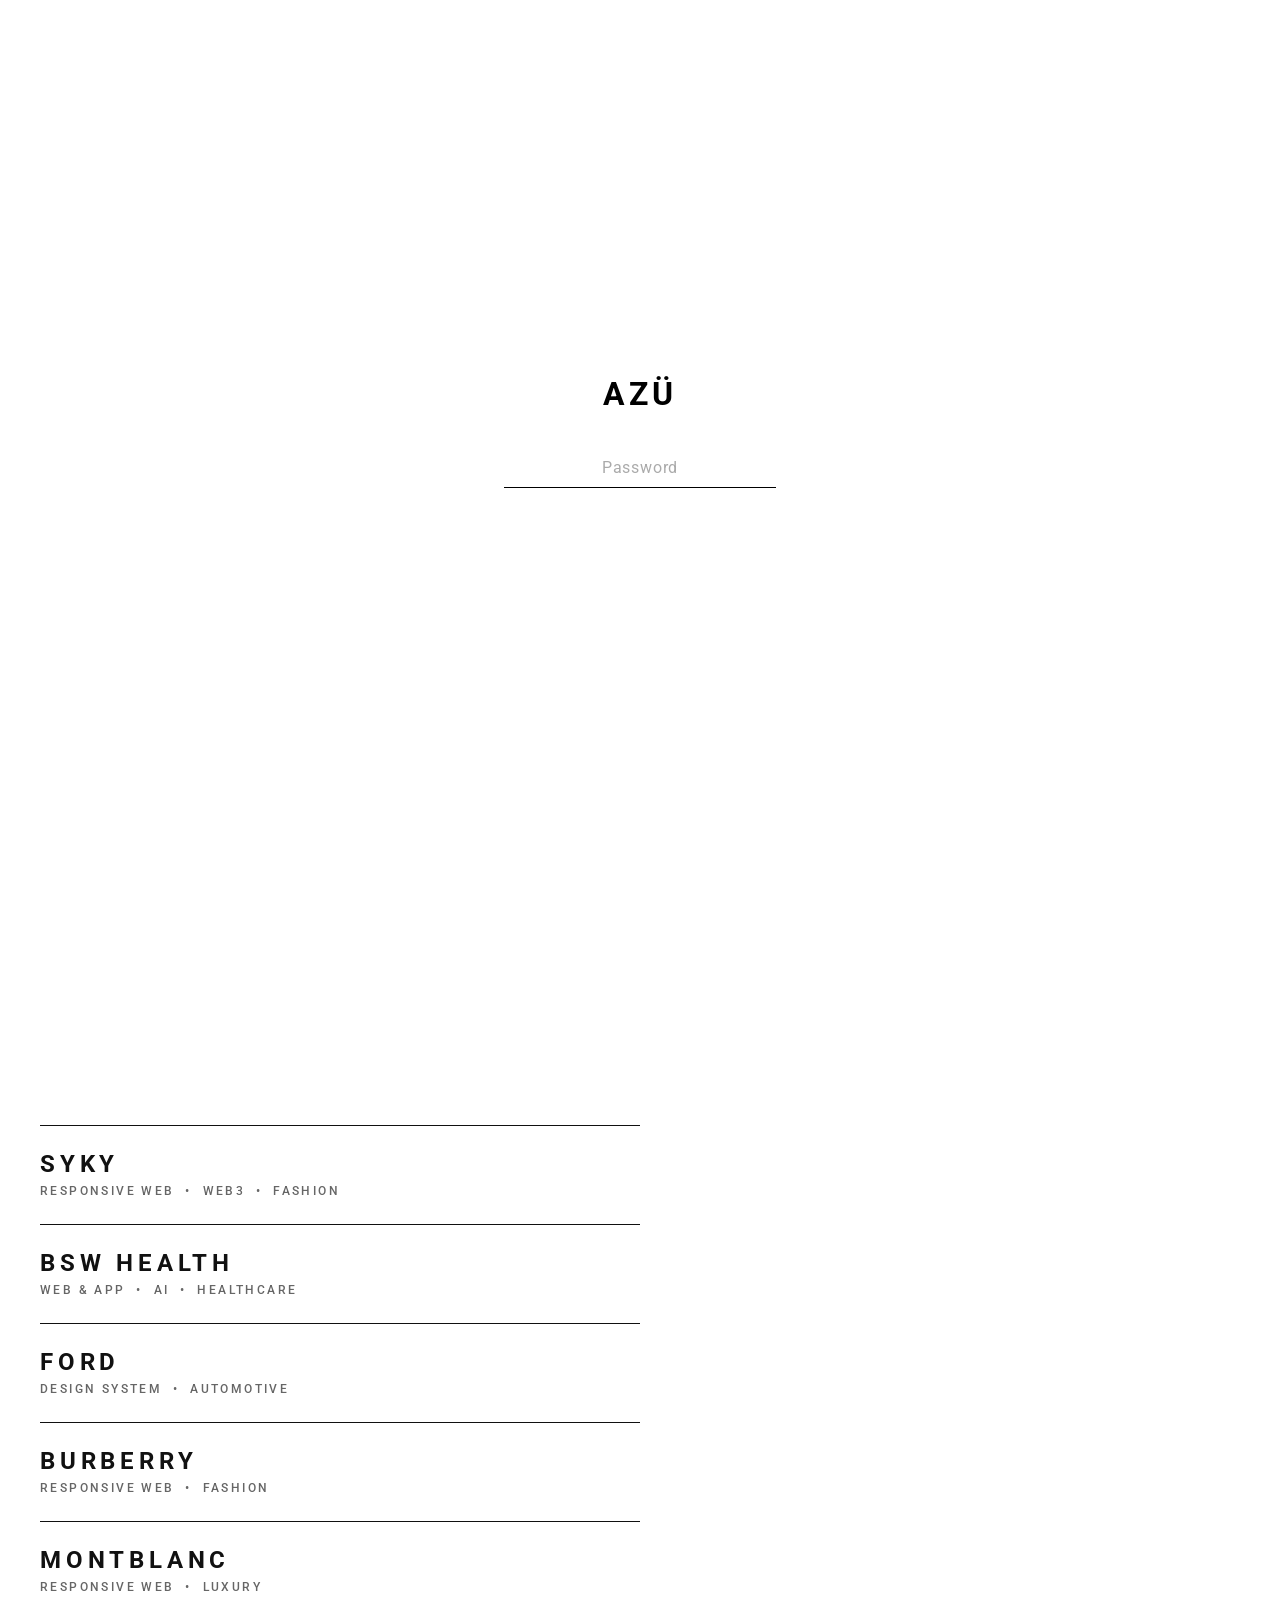
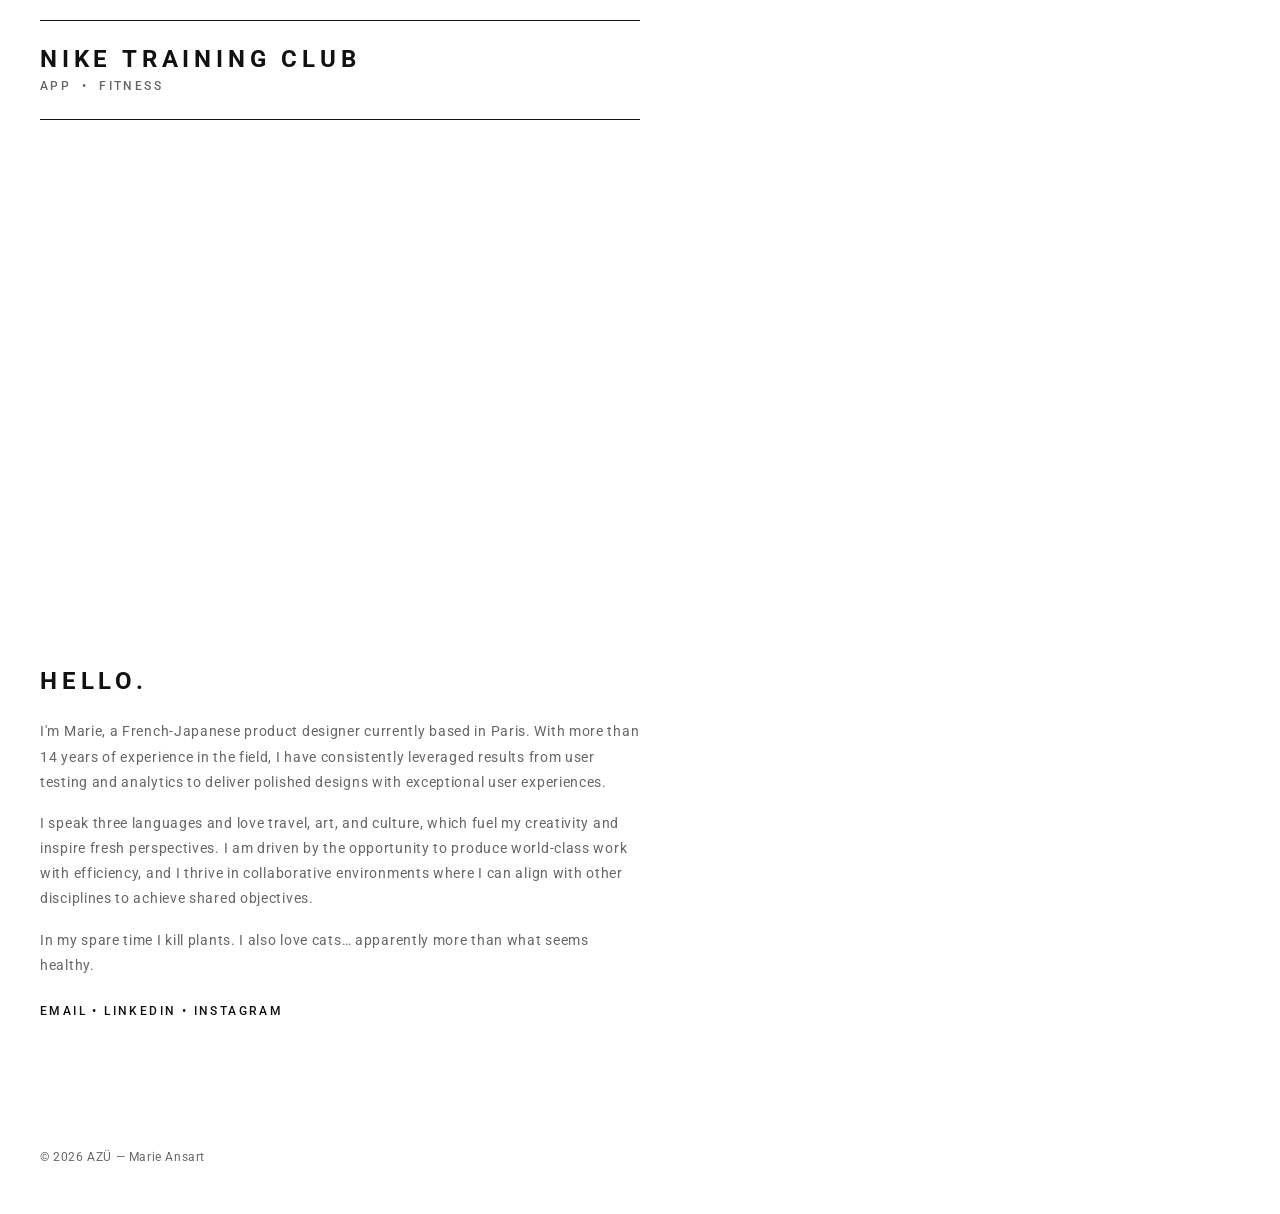
<file: index.html>
<!DOCTYPE html>
<html lang="en">
<head>
  <meta charset="UTF-8">
  <meta name="viewport" content="width=device-width, initial-scale=1.0">
  <title>AZÜ — Marie Ansart</title>
  <link rel="stylesheet" href="style.css">
</head>
<body>

  <!-- Sticky Brand -->
  <div class="sticky-brand" id="sticky-brand">
    <h1 class="brand">AZÜ</h1>
    <nav class="sticky-nav">
      <a href="#projects">Works</a>
      <span class="nav-dot">&bull;</span>
      <a href="#about">About</a>
    </nav>
  </div>
  <div class="sticky-brand-placeholder" id="sticky-brand-placeholder"></div>

  <!-- Cover -->
  <section class="cover page-section">
    <div class="cover-content">
      <h1 class="cover-brand">AZÜ</h1>
      <div class="brand-line"></div>
      <h2 class="name">Marie Ansart</h2>
      <h3 class="role">Senior Product / UI Designer</h3>
      <p class="collection">Collection 2026</p>
    </div>
    <nav class="section-nav">
      <ul>
        <li><a href="#projects">&#8594; Works</a></li>
      </ul>
      <ul>
        <li><a href="#about">&#8594; About</a></li>
      </ul>
    </nav>
  </section>

  <!-- Projects -->
  <section class="projects page-section" id="projects">
    <div class="project-list">
      <div class="project-item">
        <div>
          <a href="syky.html" class="project-name">SYKY</a>
          <h3 class="project-subtitle">Responsive Web &nbsp;&bull;&nbsp; Web3 &nbsp;&bull;&nbsp; Fashion</h3>
        </div>
      </div>
      <div class="project-item">
        <div>
          <a href="bswhealth.html" class="project-name">BSW Health</a>
          <h3 class="project-subtitle">Web &amp; App &nbsp;&bull;&nbsp; AI &nbsp;&bull;&nbsp; Healthcare</h3>
        </div>
      </div>
      <div class="project-item">
        <div>
          <a href="ford.html" class="project-name">Ford</a>
          <h3 class="project-subtitle">Design System &nbsp;&bull;&nbsp; Automotive</h3>
        </div>
      </div>
      <div class="project-item">
        <div>
          <a href="burberry.html" class="project-name">Burberry</a>
          <h3 class="project-subtitle">Responsive Web &nbsp;&bull;&nbsp; Fashion</h3>
        </div>
      </div>
      <div class="project-item">
        <div>
          <a href="montblanc.html" class="project-name">Montblanc</a>
          <h3 class="project-subtitle">Responsive Web &nbsp;&bull;&nbsp; Luxury</h3>
        </div>
      </div>
      <div class="project-item">
        <div>
          <a href="ntc.html" class="project-name">Nike Training Club</a>
          <h3 class="project-subtitle">App &nbsp;&bull;&nbsp; Fitness</h3>
        </div>
      </div>
    </div>
  </section>

  <!-- About -->
  <section class="about page-section" id="about">
    <div class="about-content">
      <h1 class="greeting">Hello.</h1>
      <p class="bio">
        I'm Marie, a French-Japanese product designer currently based in Paris. With more than 14 years of experience in the field, I have consistently leveraged results from user testing and analytics to deliver polished designs with exceptional user experiences.
      </p>
      <p class="bio">
        I speak three languages and love travel, art, and culture, which fuel my creativity and inspire fresh perspectives. I am driven by the opportunity to produce world-class work with efficiency, and I thrive in collaborative environments where I can align with other disciplines to achieve shared objectives.
      </p>
      <p class="bio">
        In my spare time I kill plants. I also love cats… apparently more than what seems healthy.
      </p>
      <h3 class="about-links">
        <a href="mailto:hello@azu.io">Email</a> • <a href="https://www.linkedin.com/in/marieazu/" target="_blank">LinkedIn</a> • <a href="https://www.instagram.com/marieazu/" target="_blank">Instagram</a>
      </h3>
    </div>
  </section>

  <footer>
    <span>&copy; 2026 AZÜ — Marie Ansart</span>
  </footer>

  <script src="password-gate.js"></script>
  <script>
    (function() {
      const brand = document.getElementById('sticky-brand');
      const projects = document.getElementById('projects');

      function onScroll() {
        const projectsTop = projects.getBoundingClientRect().top;
        if (projectsTop <= 0) {
          brand.classList.add('is-visible');
        } else {
          brand.classList.remove('is-visible');
        }
      }

      window.addEventListener('scroll', onScroll);
      onScroll();

      // Instant scroll to hash target when arriving from another page
      if (window.location.hash) {
        var target = document.querySelector(window.location.hash);
        if (target) {
          // Temporarily disable scroll-snap so hash navigation lands correctly
          document.documentElement.style.scrollSnapType = 'none';
          target.scrollIntoView({ behavior: 'instant' });
          // Re-enable scroll-snap after navigation completes
          requestAnimationFrame(function() {
            requestAnimationFrame(function() {
              document.documentElement.style.scrollSnapType = '';
            });
          });
        }
      }
    })();
  </script>
</body>
</html>
</file>
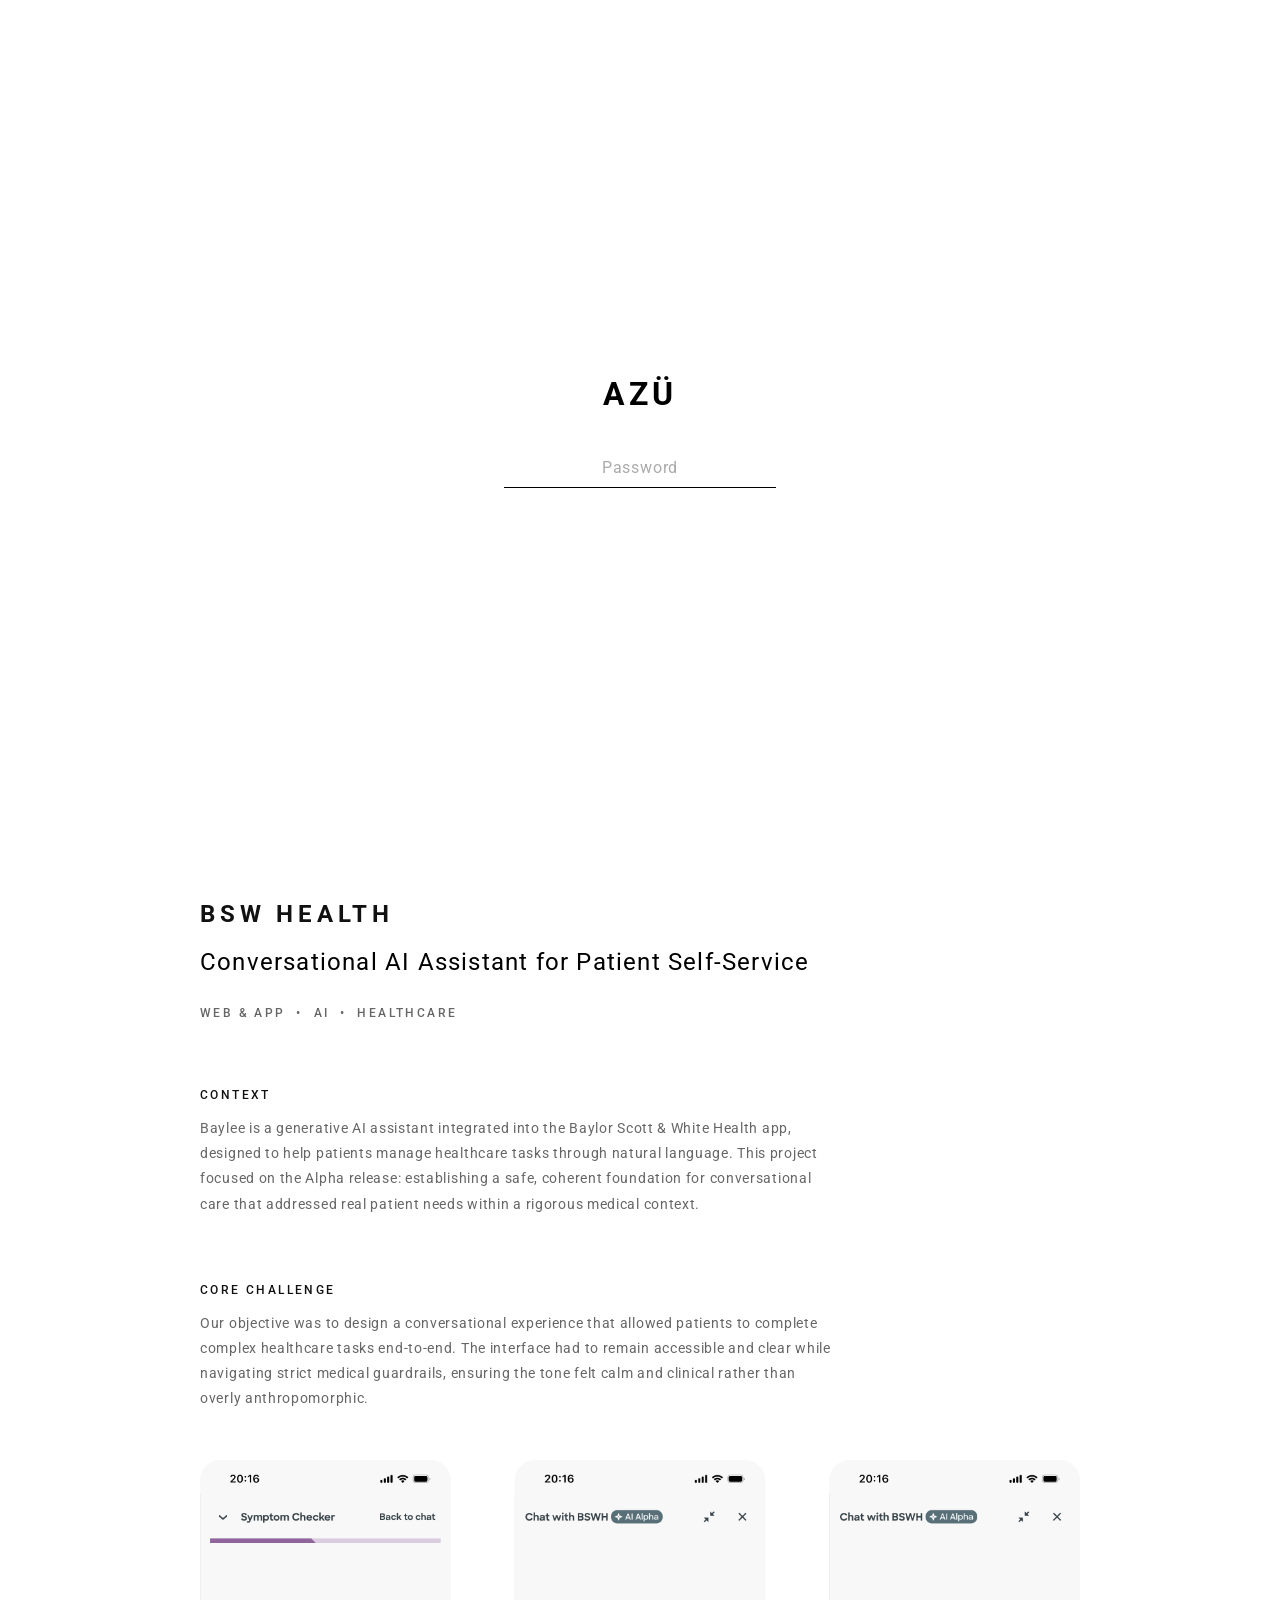
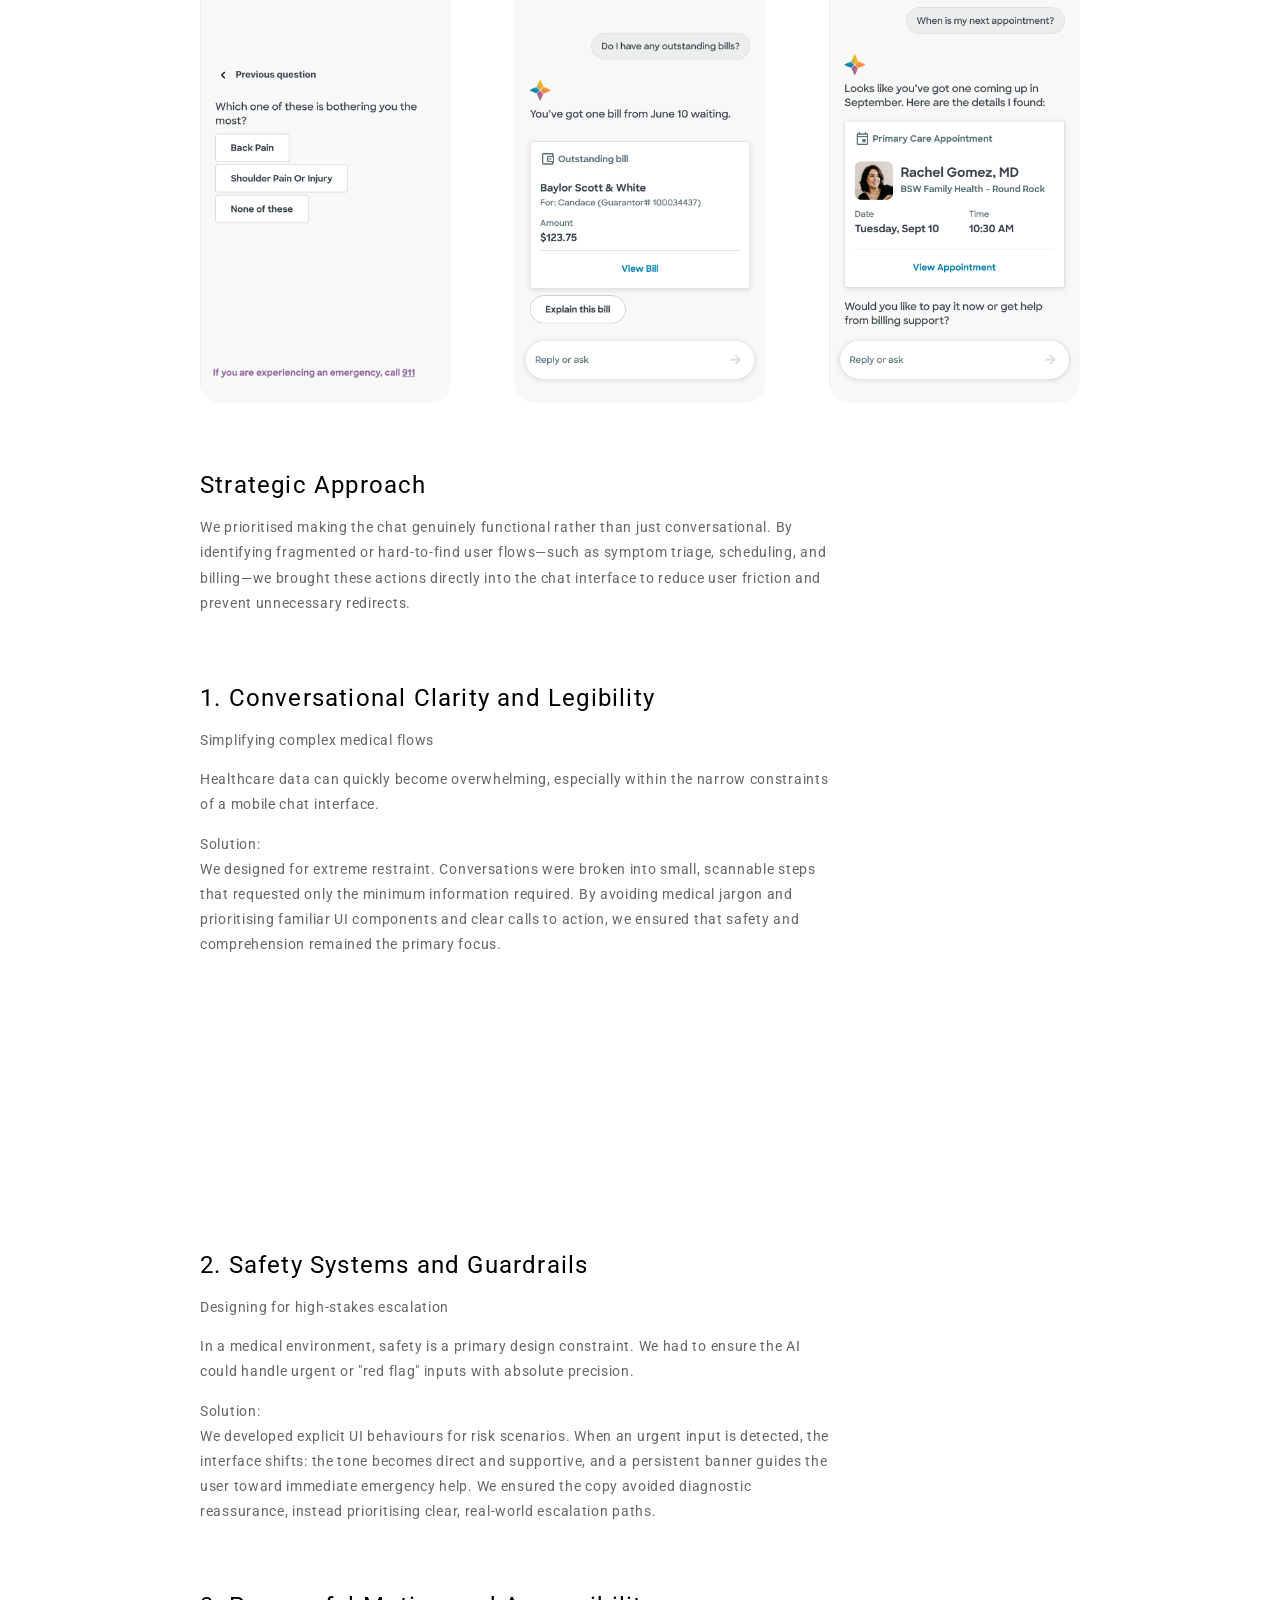
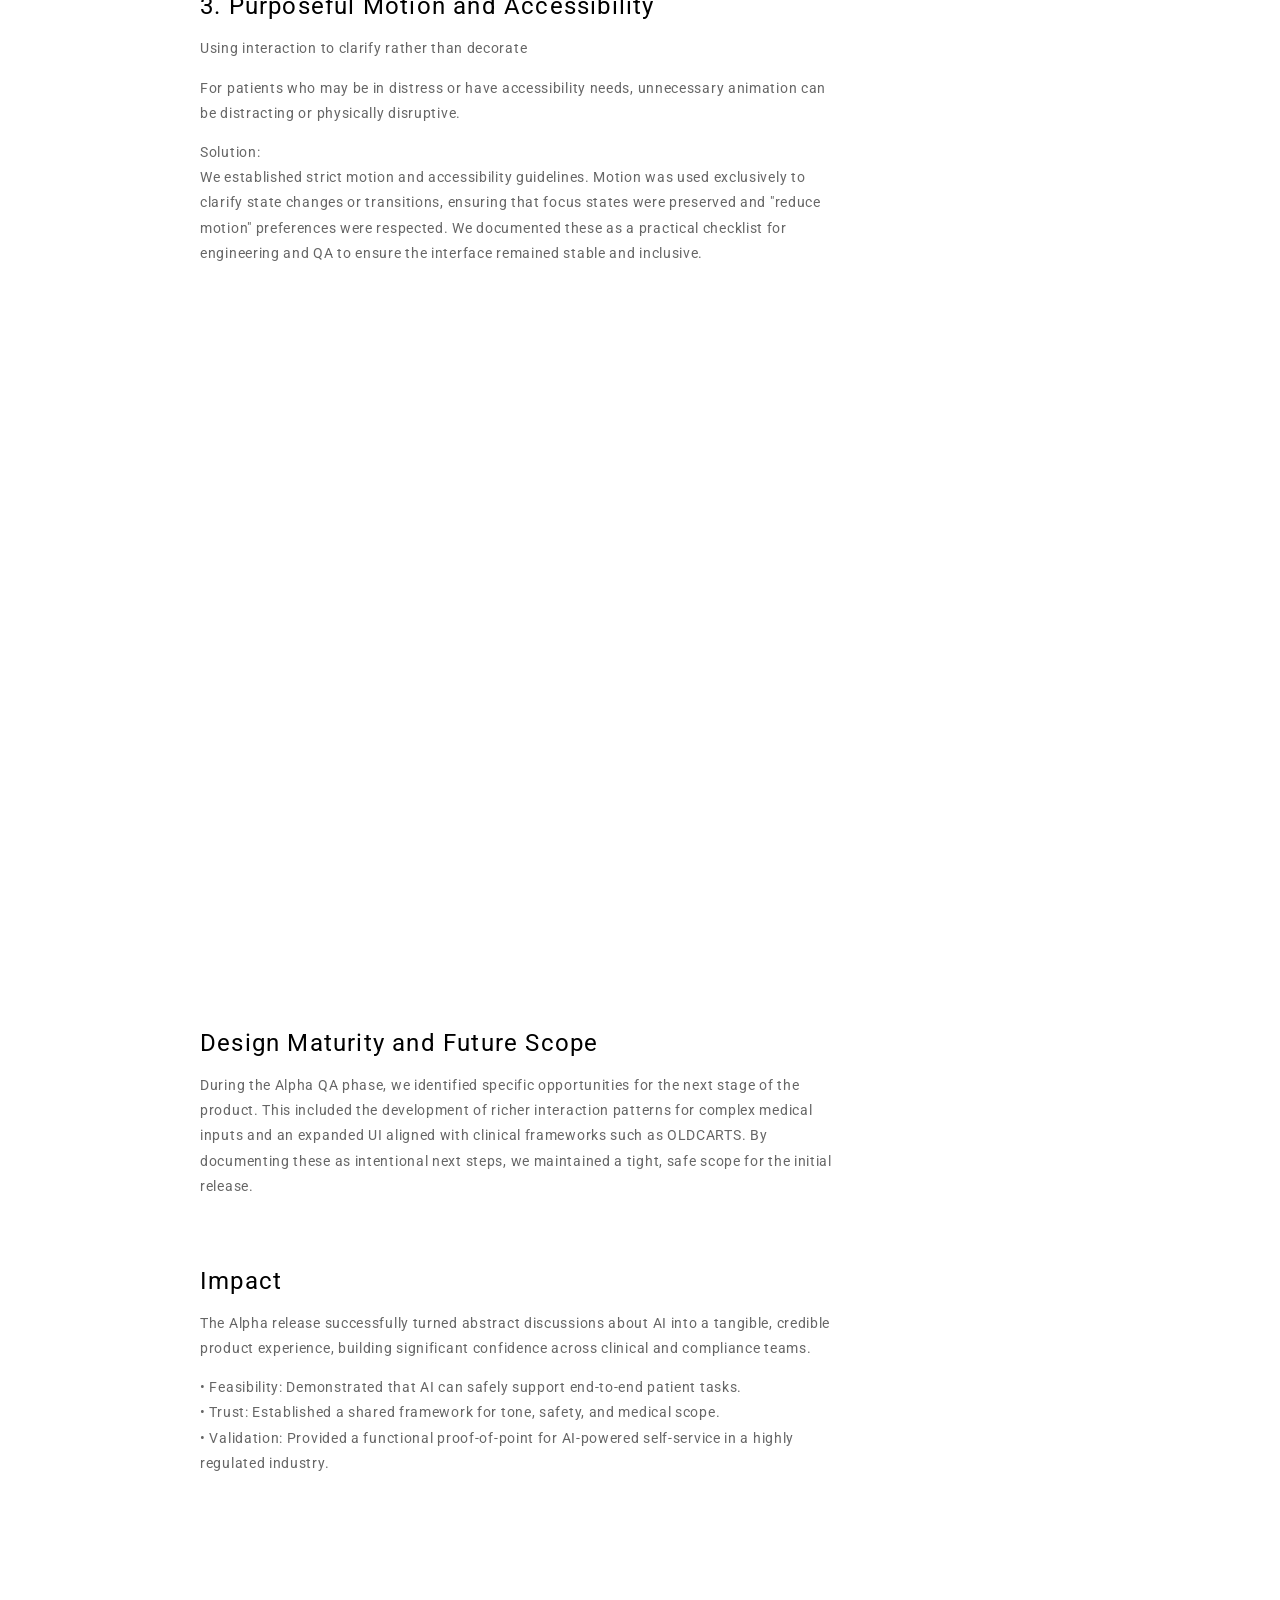
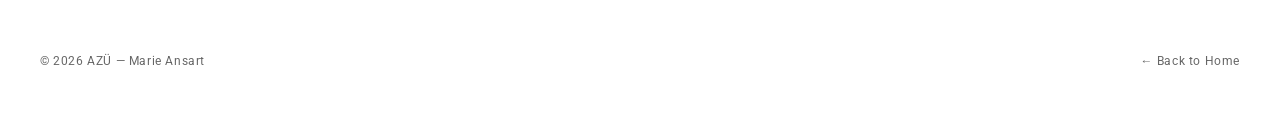
<file: bswhealth.html>
<!DOCTYPE html>
<html lang="en" class="project-page">
<head>
  <meta charset="UTF-8">
  <meta name="viewport" content="width=device-width, initial-scale=1.0">
  <title>BSW Health — AZÜ</title>
  <link rel="stylesheet" href="style.css">
</head>
<body class="project-page">

  <!-- Sticky Brand (always visible on project pages) -->
  <div class="sticky-brand is-visible">
    <a href="index.html" class="brand-link"><h1 class="brand">AZÜ</h1></a>
    <nav class="sticky-nav">
      <a href="index.html#projects">Works</a>
      <span class="nav-dot">&bull;</span>
      <a href="index.html#about">About</a>
    </nav>
  </div>

  <!-- Hero -->
  <section class="project-hero">
    <div class="parallax-text" aria-hidden="true">
      <div class="parallax-text-track">
        <span>BSW Health&nbsp;&nbsp;&bull;&nbsp;&nbsp;BSW Health&nbsp;&nbsp;&bull;&nbsp;&nbsp;</span><span>BSW Health&nbsp;&nbsp;&bull;&nbsp;&nbsp;BSW Health&nbsp;&nbsp;&bull;&nbsp;&nbsp;</span><span>BSW Health&nbsp;&nbsp;&bull;&nbsp;&nbsp;BSW Health&nbsp;&nbsp;&bull;&nbsp;&nbsp;</span><span>BSW Health&nbsp;&nbsp;&bull;&nbsp;&nbsp;BSW Health&nbsp;&nbsp;&bull;&nbsp;&nbsp;</span>
      </div>
    </div>
    <div class="project-hero-video project-hero-video--mobile">
      <video autoplay muted loop playsinline>
        <source src="vid/bsw_00.mp4" type="video/mp4">
      </video>
    </div>
  </section>

  <script>
    (function() {
      const track = document.querySelector('.parallax-text-track');
      window.addEventListener('scroll', function() {
        const scrollY = window.scrollY;
        track.style.transform = 'translateX(' + (-scrollY * 0.5) + 'px)';
      });
    })();
  </script>

  <!-- Project Content -->
  <div class="project-content">

    <!-- Intro -->
    <section class="project-intro">
      <h1 class="project-title">BSW Health</h1>
      <p class="body-large">Conversational AI Assistant for Patient Self-Service</p>
      <h3 class="project-tags">Web &amp; App &nbsp;&bull;&nbsp; AI &nbsp;&bull;&nbsp; Healthcare</h3>
    </section>

    <!-- Context -->
    <section class="project-section">
      <div class="project-block">
        <h3>Context</h3>
        <p>Baylee is a generative AI assistant integrated into the Baylor Scott &amp; White Health app, designed to help patients manage healthcare tasks through natural language. This project focused on the Alpha release: establishing a safe, coherent foundation for conversational care that addressed real patient needs within a rigorous medical context.</p>
      </div>
    </section>

    <!-- Core Challenge -->
    <section class="project-section">
      <div class="project-block">
        <h3>Core Challenge</h3>
        <p>Our objective was to design a conversational experience that allowed patients to complete complex healthcare tasks end-to-end. The interface had to remain accessible and clear while navigating strict medical guardrails, ensuring the tone felt calm and clinical rather than overly anthropomorphic.</p>
      </div>

      <div class="project-image">
        <img src="img/bsw_01.png" alt="BSW Health Design">
      </div>
    </section>

    <!-- Strategic Approach -->
    <section class="project-section">
      <div class="project-block">
        <h3 class="body-large">Strategic Approach</h3>
        <p>We prioritised making the chat genuinely functional rather than just conversational. By identifying fragmented or hard-to-find user flows—such as symptom triage, scheduling, and billing—we brought these actions directly into the chat interface to reduce user friction and prevent unnecessary redirects.</p>
      </div>
    </section>

    <section class="project-section">
      <div class="project-block">
        <h3 class="body-large">1. Conversational Clarity and Legibility</h3>
        <p>Simplifying complex medical flows</p>
        <p>Healthcare data can quickly become overwhelming, especially within the narrow constraints of a mobile chat interface.</p>
        <p>Solution:<br>
        We designed for extreme restraint. Conversations were broken into small, scannable steps that requested only the minimum information required. By avoiding medical jargon and prioritising familiar UI components and clear calls to action, we ensured that safety and comprehension remained the primary focus.</p>
      </div>
    </section>

    <div class="project-media project-media--341">
      <video autoplay muted loop playsinline>
        <source src="vid/bsw_02.mp4" type="video/mp4">
      </video>
    </div>

    <!-- Safety and guardrails -->
    <section class="project-section">
      <div class="project-block">
        <h3 class="body-large">2. Safety Systems and Guardrails</h3>
        <p>Designing for high-stakes escalation</p>
        <p>In a medical environment, safety is a primary design constraint. We had to ensure the AI could handle urgent or "red flag" inputs with absolute precision.</p>
        <p>Solution:<br>
        We developed explicit UI behaviours for risk scenarios. When an urgent input is detected, the interface shifts: the tone becomes direct and supportive, and a persistent banner guides the user toward immediate emergency help. We ensured the copy avoided diagnostic reassurance, instead prioritising clear, real-world escalation paths.</p>
      </div>
    </section>

    <!-- Motion and accessibility -->
    <section class="project-section">
      <div class="project-block">
        <h3 class="body-large">3. Purposeful Motion and Accessibility</h3>
        <p>Using interaction to clarify rather than decorate</p>
        <p>For patients who may be in distress or have accessibility needs, unnecessary animation can be distracting or physically disruptive.</p>
        <p>Solution:<br>
        We established strict motion and accessibility guidelines. Motion was used exclusively to clarify state changes or transitions, ensuring that focus states were preserved and "reduce motion" preferences were respected. We documented these as a practical checklist for engineering and QA to ensure the interface remained stable and inclusive.</p>
      </div>
    </section>

    <div class="project-image full-bleed">
      <video autoplay muted loop playsinline>
        <source src="vid/bsw_03.mp4" type="video/mp4">
      </video>
    </div>

    <!-- Design Maturity and Future Scope -->
    <section class="project-section">
      <div class="project-block">
        <h3 class="body-large">Design Maturity and Future Scope</h3>
        <p>During the Alpha QA phase, we identified specific opportunities for the next stage of the product. This included the development of richer interaction patterns for complex medical inputs and an expanded UI aligned with clinical frameworks such as OLDCARTS. By documenting these as intentional next steps, we maintained a tight, safe scope for the initial release.</p>
      </div>
    </section>

    <!-- Impact -->
    <section class="project-section">
      <div class="project-block">
        <h3 class="body-large">Impact</h3>
        <p>The Alpha release successfully turned abstract discussions about AI into a tangible, credible product experience, building significant confidence across clinical and compliance teams.</p>
        <p>• Feasibility: Demonstrated that AI can safely support end-to-end patient tasks.<br>
        • Trust: Established a shared framework for tone, safety, and medical scope.<br>
        • Validation: Provided a functional proof-of-point for AI-powered self-service in a highly regulated industry.</p>
      </div>
    </section>

  </div>

  <footer>
    <span>&copy; 2026 AZÜ — Marie Ansart</span>
    <a href="index.html">&larr; Back to Home</a>
  </footer>

  <script src="password-gate.js"></script>
</body>
</html>
</file>
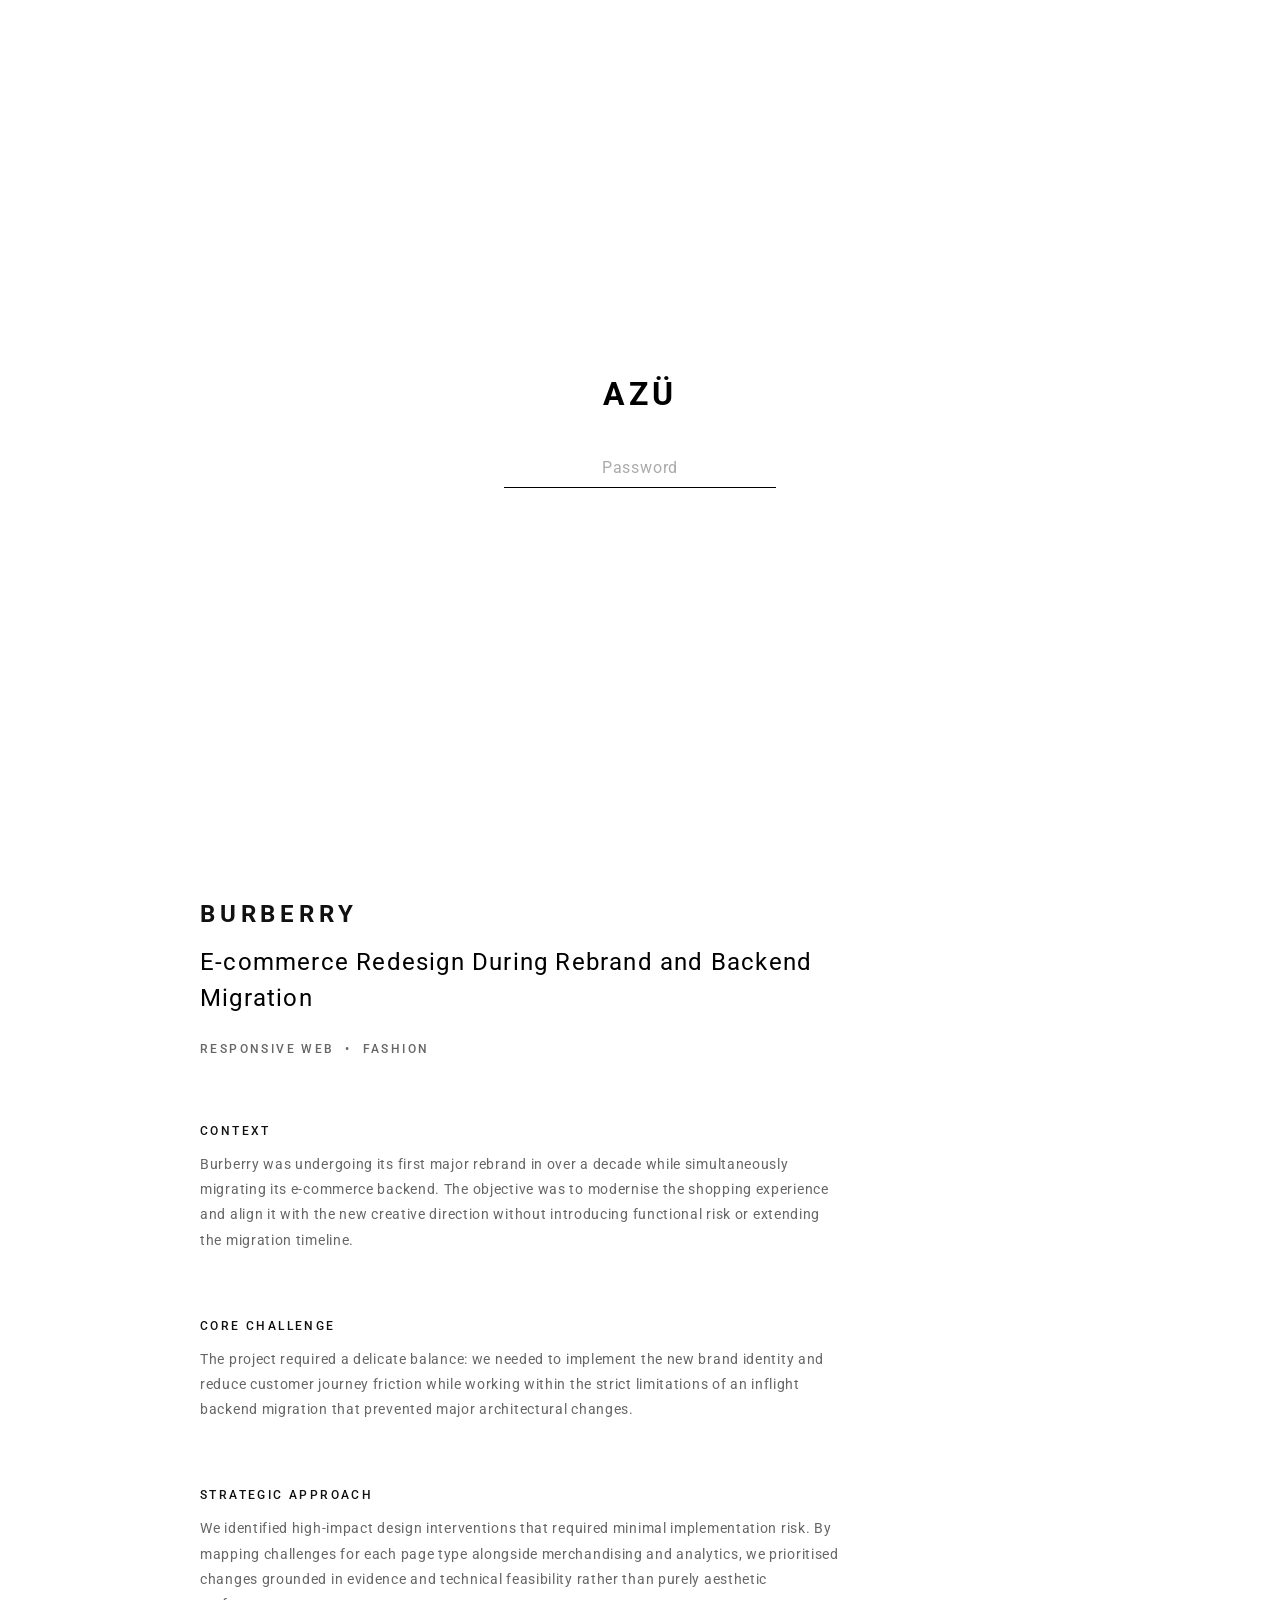
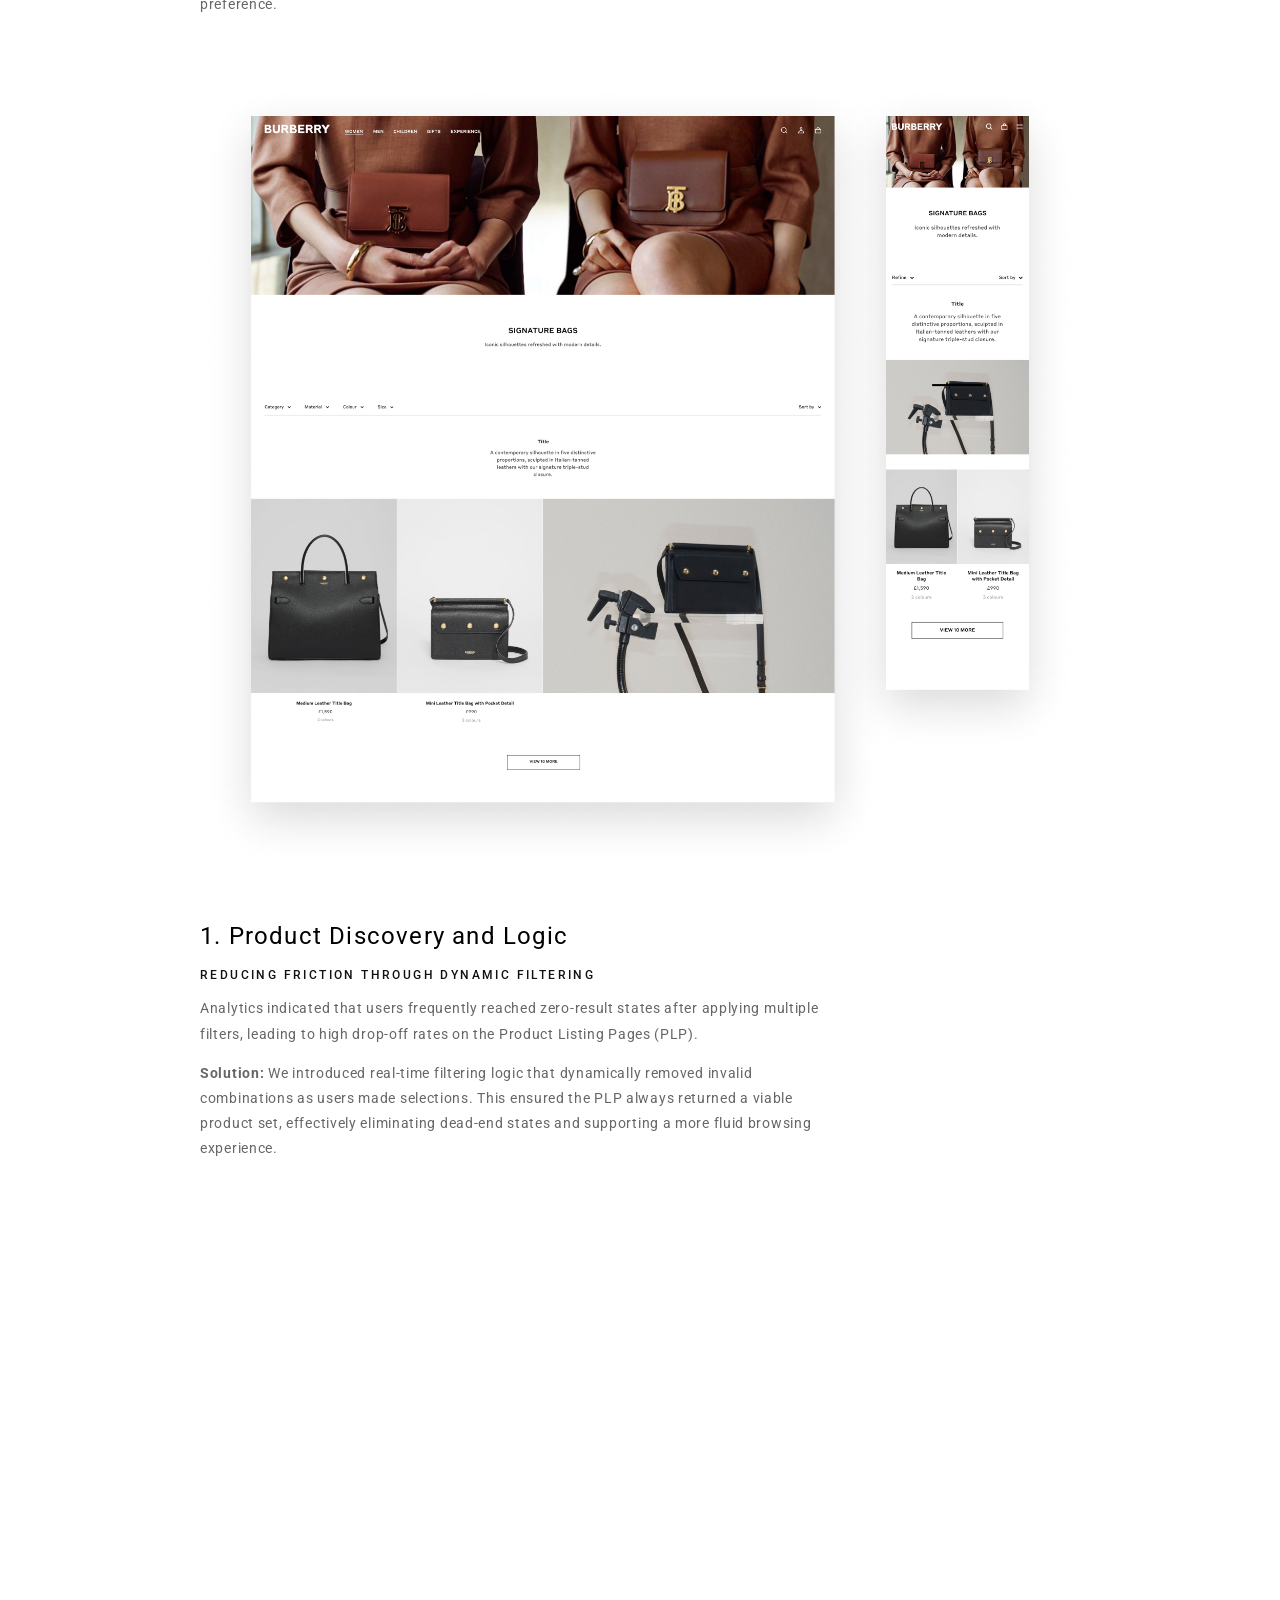
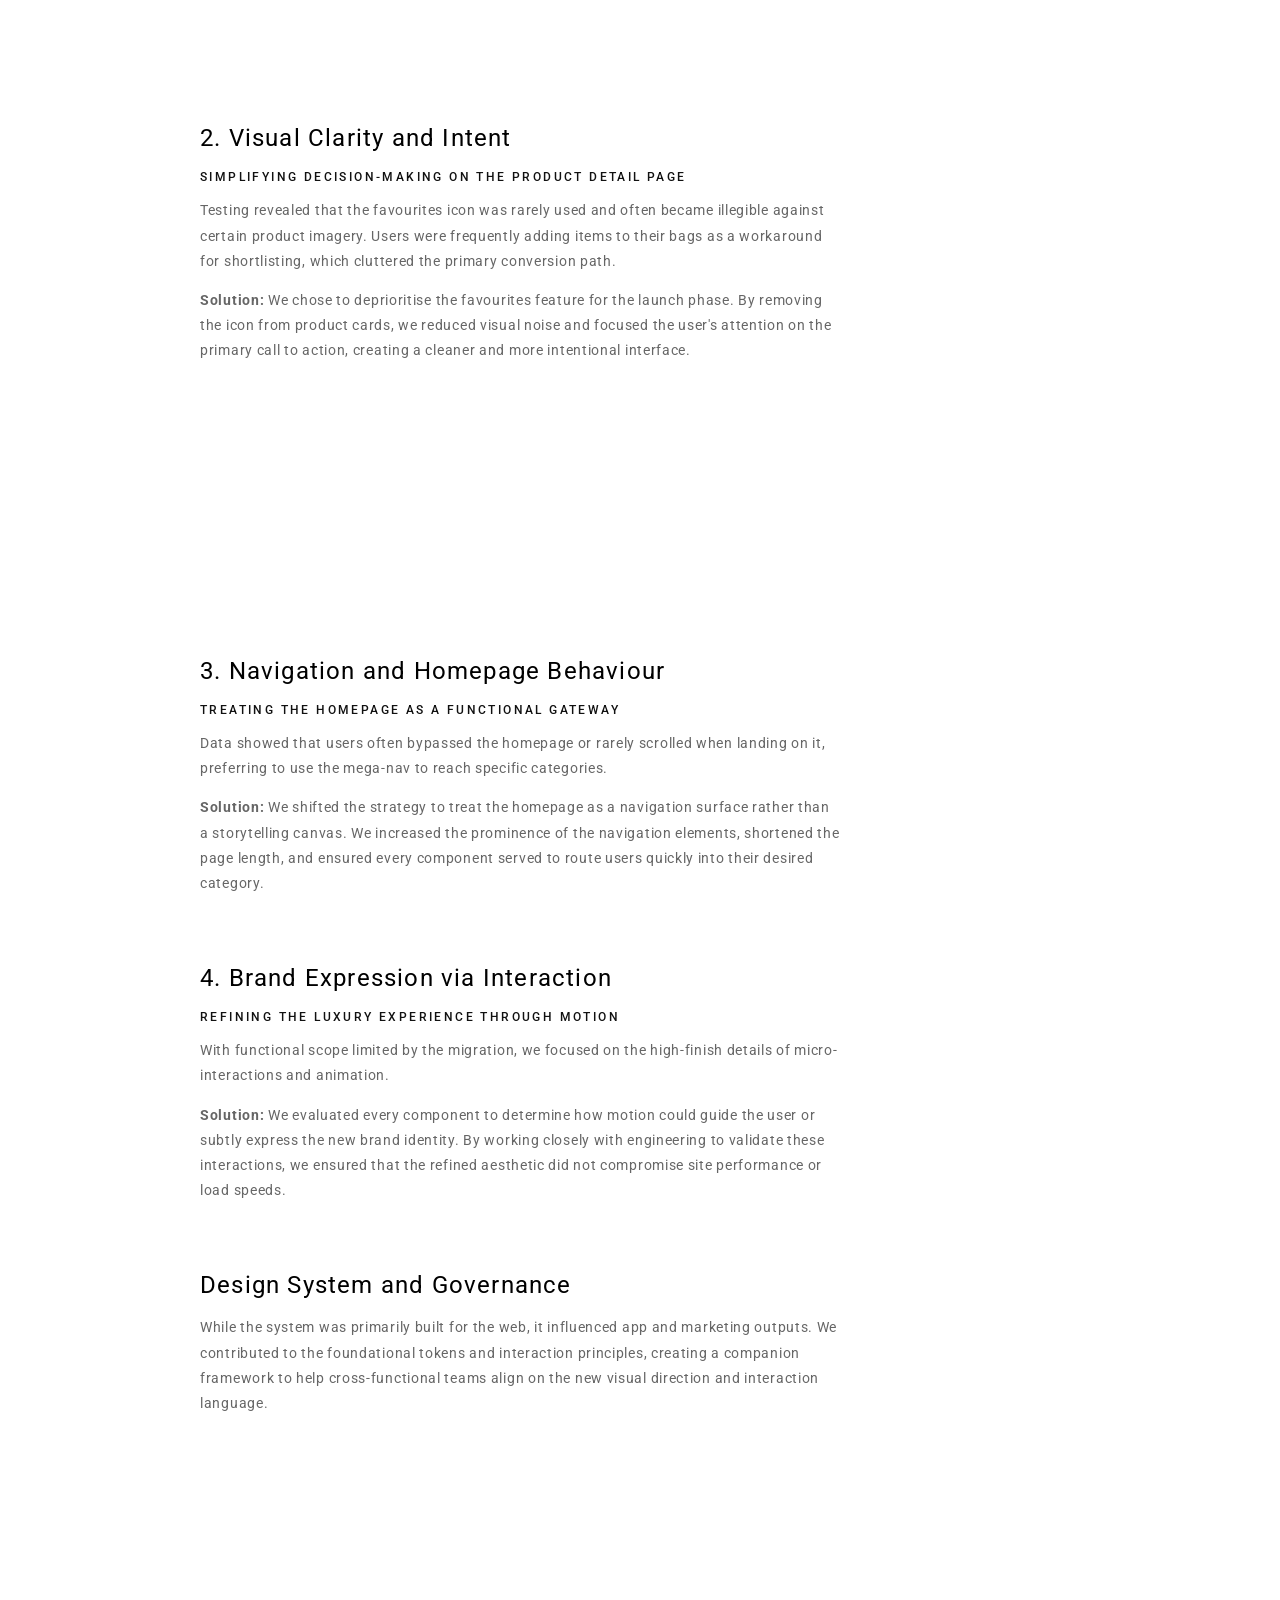
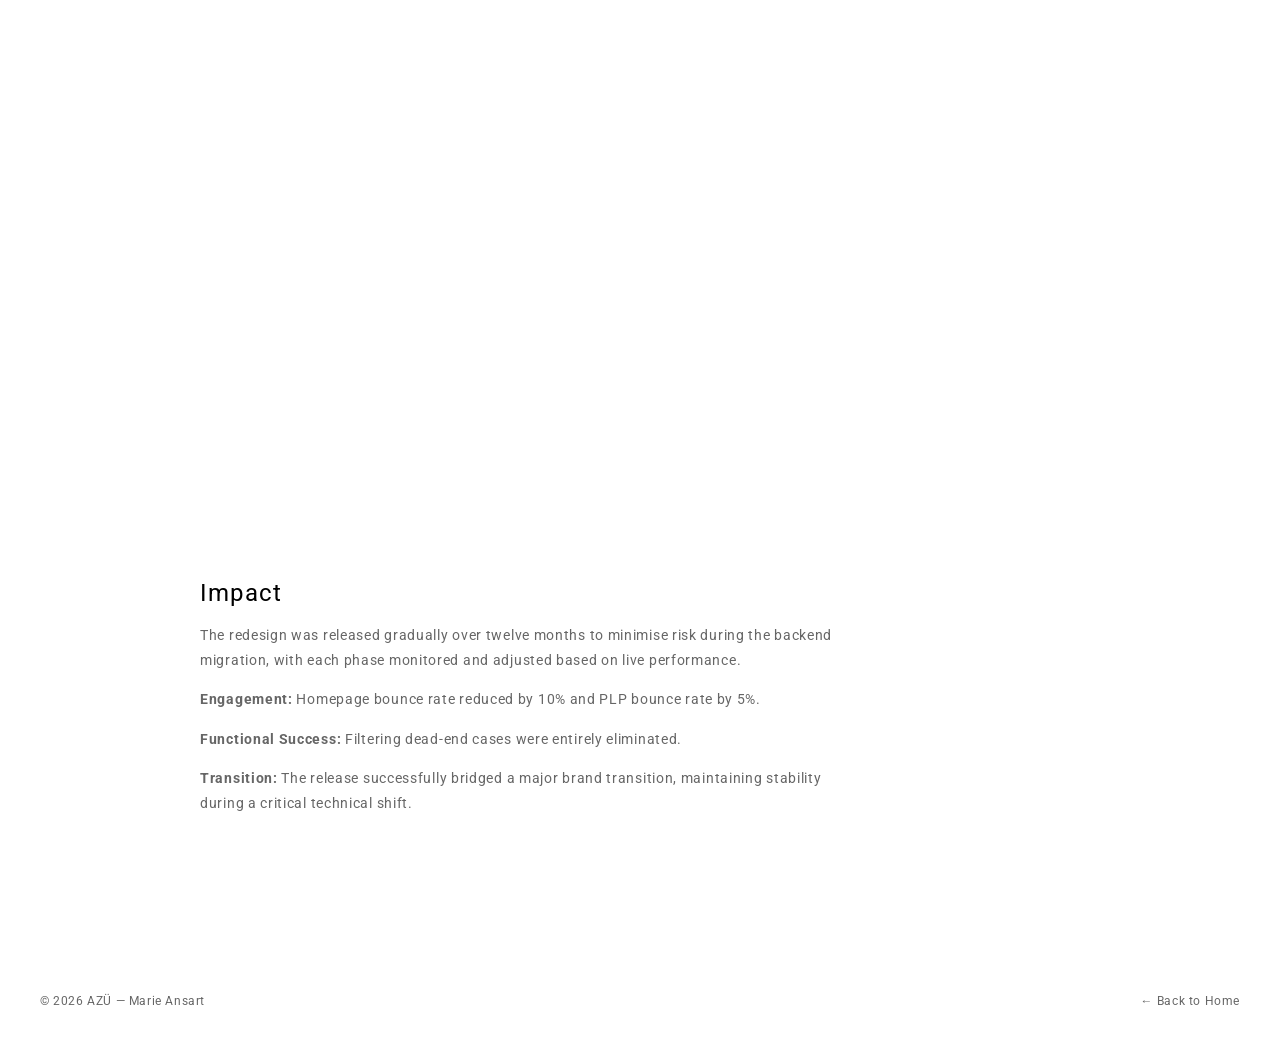
<file: burberry.html>
<!DOCTYPE html>
<html lang="en" class="project-page">
<head>
  <meta charset="UTF-8">
  <meta name="viewport" content="width=device-width, initial-scale=1.0">
  <title>Burberry — AZÜ</title>
  <link rel="stylesheet" href="style.css">
</head>
<body class="project-page">

  <!-- Sticky Brand (always visible on project pages) -->
  <div class="sticky-brand is-visible">
    <a href="index.html" class="brand-link"><h1 class="brand">AZÜ</h1></a>
    <nav class="sticky-nav">
      <a href="index.html#projects">Works</a>
      <span class="nav-dot">&bull;</span>
      <a href="index.html#about">About</a>
    </nav>
  </div>

  <!-- Hero Video -->
  <section class="project-hero">
    <div class="parallax-text" aria-hidden="true">
      <div class="parallax-text-track">
        <span>BURBERRY&nbsp;&nbsp;&bull;&nbsp;&nbsp;BURBERRY&nbsp;&nbsp;&bull;&nbsp;&nbsp;</span><span>BURBERRY&nbsp;&nbsp;&bull;&nbsp;&nbsp;BURBERRY&nbsp;&nbsp;&bull;&nbsp;&nbsp;</span><span>BURBERRY&nbsp;&nbsp;&bull;&nbsp;&nbsp;BURBERRY&nbsp;&nbsp;&bull;&nbsp;&nbsp;</span><span>BURBERRY&nbsp;&nbsp;&bull;&nbsp;&nbsp;BURBERRY&nbsp;&nbsp;&bull;&nbsp;&nbsp;</span>
      </div>
    </div>
    <div class="project-hero-video">
      <video autoplay muted loop playsinline>
        <source src="vid/burberry_00.mp4" type="video/mp4">
      </video>
    </div>
  </section>

  <script>
    (function() {
      const track = document.querySelector('.parallax-text-track');
      window.addEventListener('scroll', function() {
        const scrollY = window.scrollY;
        track.style.transform = 'translateX(' + (-scrollY * 0.5) + 'px)';
      });
    })();
  </script>

  <!-- Project Content -->
  <div class="project-content">

    <!-- Intro -->
    <section class="project-intro">
      <h1 class="project-title">Burberry</h1>
      <p class="body-large">E-commerce Redesign During Rebrand and Backend Migration</p>
      <h3 class="project-tags">Responsive Web &nbsp;&bull;&nbsp; Fashion</h3>
    </section>

    <!-- Context -->
    <section class="project-section">
      <div class="project-block">
        <h3>Context</h3>
        <p>Burberry was undergoing its first major rebrand in over a decade while simultaneously migrating its e-commerce backend. The objective was to modernise the shopping experience and align it with the new creative direction without introducing functional risk or extending the migration timeline.</p>
      </div>
    </section>

    <!-- Core Challenge -->
    <section class="project-section">
      <div class="project-block">
        <h3>Core Challenge</h3>
        <p>The project required a delicate balance: we needed to implement the new brand identity and reduce customer journey friction while working within the strict limitations of an inflight backend migration that prevented major architectural changes.</p>
      </div>
    </section>

    <!-- Strategic Approach -->
    <section class="project-section">
      <div class="project-block">
        <h3>Strategic Approach</h3>
        <p>We identified high-impact design interventions that required minimal implementation risk. By mapping challenges for each page type alongside merchandising and analytics, we prioritised changes grounded in evidence and technical feasibility rather than purely aesthetic preference.</p>
      </div>
    </section>

    <section class="project-media">
      <img src="img/burberry_02.png" alt="Burberry approach">
    </section>

    <!-- 1. Product Discovery and Logic -->
    <section class="project-section">
      <div class="project-block">
        <h3 class="body-large">1. Product Discovery and Logic</h3>
        <h3>Reducing friction through dynamic filtering</h3>
        <p>Analytics indicated that users frequently reached zero-result states after applying multiple filters, leading to high drop-off rates on the Product Listing Pages (PLP).</p>
        <p><strong>Solution:</strong> We introduced real-time filtering logic that dynamically removed invalid combinations as users made selections. This ensured the PLP always returned a viable product set, effectively eliminating dead-end states and supporting a more fluid browsing experience.</p>
      </div>
    </section>

    <section class="project-media">
      <video autoplay muted loop playsinline>
        <source src="vid/burberry_01.mp4" type="video/mp4">
      </video>
    </section>

    <!-- 2. Visual Clarity and Intent -->
    <section class="project-section">
      <div class="project-block">
        <h3 class="body-large">2. Visual Clarity and Intent</h3>
        <h3>Simplifying decision-making on the Product Detail Page</h3>
        <p>Testing revealed that the favourites icon was rarely used and often became illegible against certain product imagery. Users were frequently adding items to their bags as a workaround for shortlisting, which cluttered the primary conversion path.</p>
        <p><strong>Solution:</strong> We chose to deprioritise the favourites feature for the launch phase. By removing the icon from product cards, we reduced visual noise and focused the user's attention on the primary call to action, creating a cleaner and more intentional interface.</p>
      </div>
    </section>

    <section class="project-media project-media--341">
      <video autoplay muted loop playsinline>
        <source src="vid/burberry_03.mp4" type="video/mp4">
      </video>
    </section>

    <!-- 3. Navigation and Homepage Behaviour -->
    <section class="project-section">
      <div class="project-block">
        <h3 class="body-large">3. Navigation and Homepage Behaviour</h3>
        <h3>Treating the homepage as a functional gateway</h3>
        <p>Data showed that users often bypassed the homepage or rarely scrolled when landing on it, preferring to use the mega-nav to reach specific categories.</p>
        <p><strong>Solution:</strong> We shifted the strategy to treat the homepage as a navigation surface rather than a storytelling canvas. We increased the prominence of the navigation elements, shortened the page length, and ensured every component served to route users quickly into their desired category.</p>
      </div>
    </section>

    <!-- 4. Brand Expression via Interaction -->
    <section class="project-section">
      <div class="project-block">
        <h3 class="body-large">4. Brand Expression via Interaction</h3>
        <h3>Refining the luxury experience through motion</h3>
        <p>With functional scope limited by the migration, we focused on the high-finish details of micro-interactions and animation.</p>
        <p><strong>Solution:</strong> We evaluated every component to determine how motion could guide the user or subtly express the new brand identity. By working closely with engineering to validate these interactions, we ensured that the refined aesthetic did not compromise site performance or load speeds.</p>
      </div>
    </section>

    <!-- Design System and Governance -->
    <section class="project-section">
      <div class="project-block">
        <h3 class="body-large">Design System and Governance</h3>
        <p>While the system was primarily built for the web, it influenced app and marketing outputs. We contributed to the foundational tokens and interaction principles, creating a companion framework to help cross-functional teams align on the new visual direction and interaction language.</p>
      </div>
    </section>

    <section class="project-media full-bleed">
      <video autoplay muted loop playsinline>
        <source src="vid/burberry_06.mp4" type="video/mp4">
      </video>
    </section>

    <!-- Impact -->
    <section class="project-section">
      <div class="project-block">
        <h3 class="body-large">Impact</h3>
        <p>The redesign was released gradually over twelve months to minimise risk during the backend migration, with each phase monitored and adjusted based on live performance.</p>
        <p><strong>Engagement:</strong> Homepage bounce rate reduced by 10% and PLP bounce rate by 5%.</p>
        <p><strong>Functional Success:</strong> Filtering dead-end cases were entirely eliminated.</p>
        <p><strong>Transition:</strong> The release successfully bridged a major brand transition, maintaining stability during a critical technical shift.</p>
      </div>
    </section>

  </div>

  <footer>
    <span>&copy; 2026 AZÜ — Marie Ansart</span>
    <a href="index.html">&larr; Back to Home</a>
  </footer>

  <script src="password-gate.js"></script>
</body>
</html>
</file>
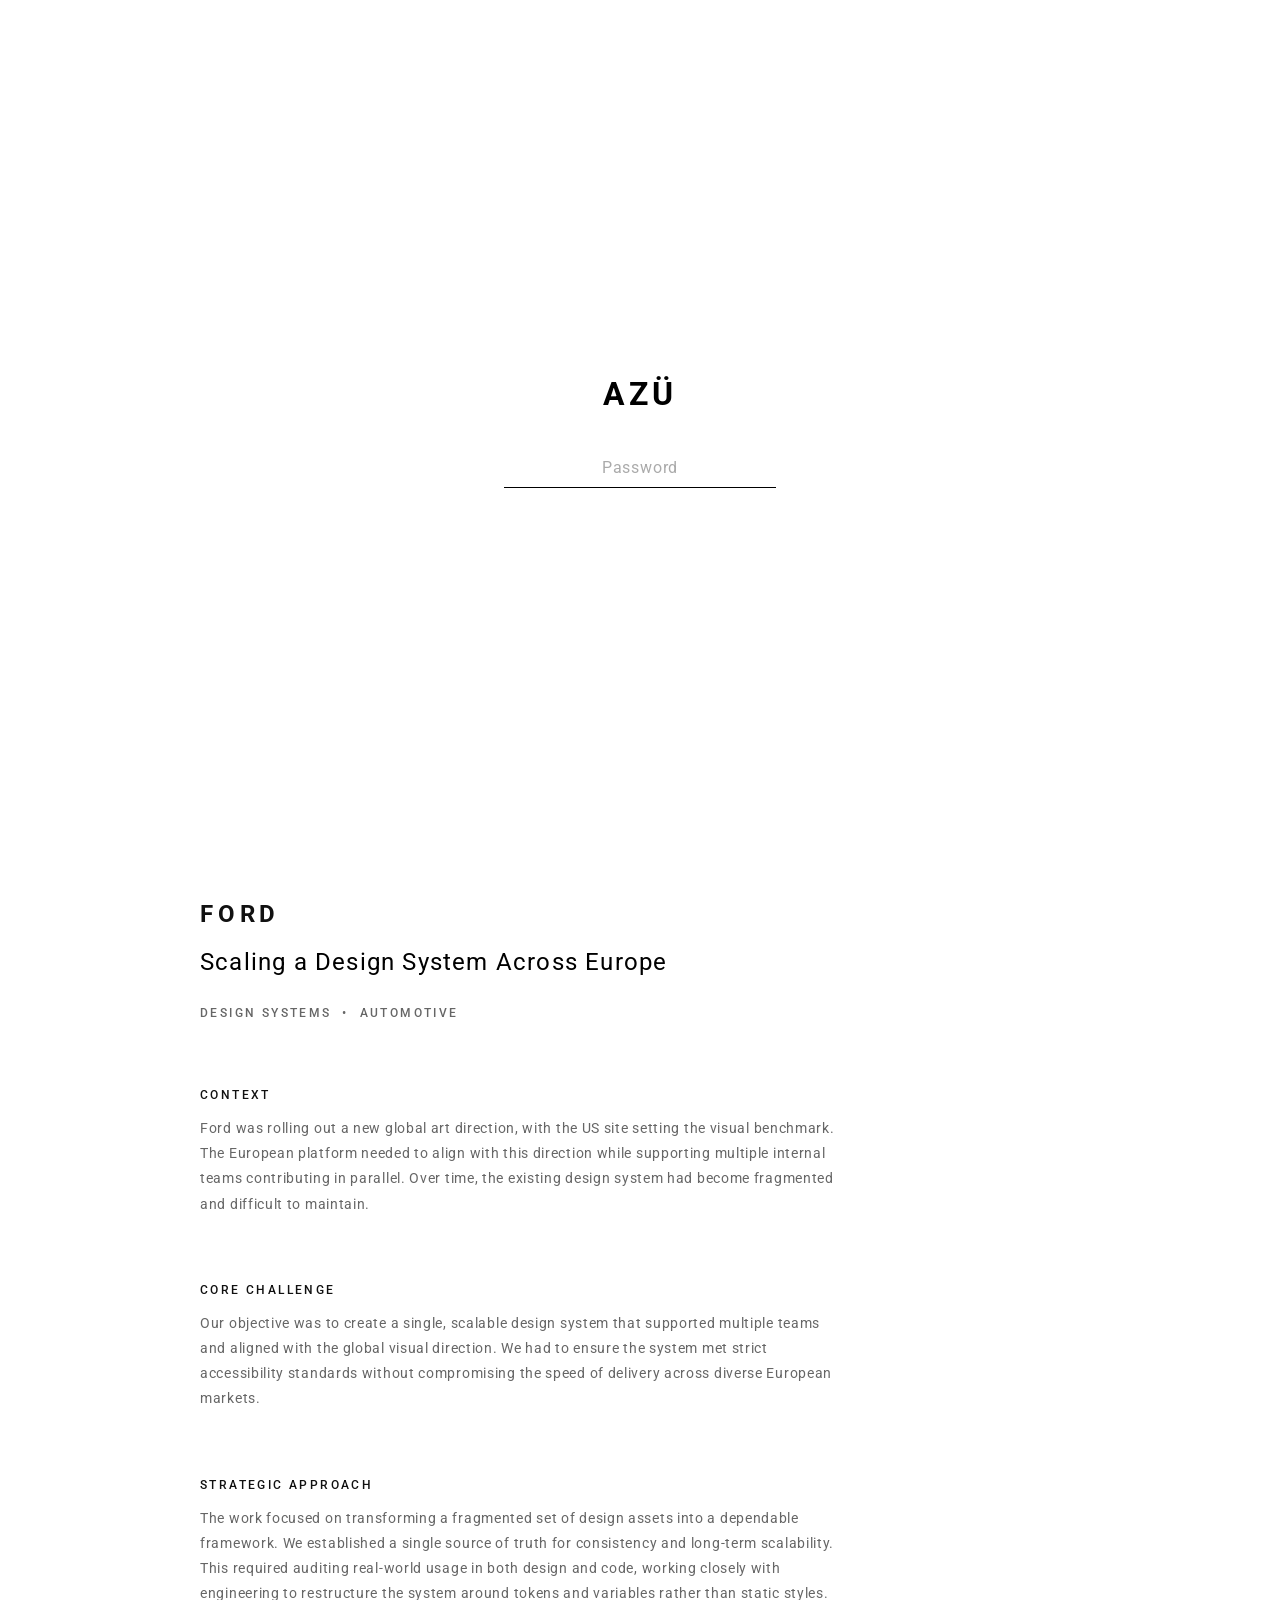
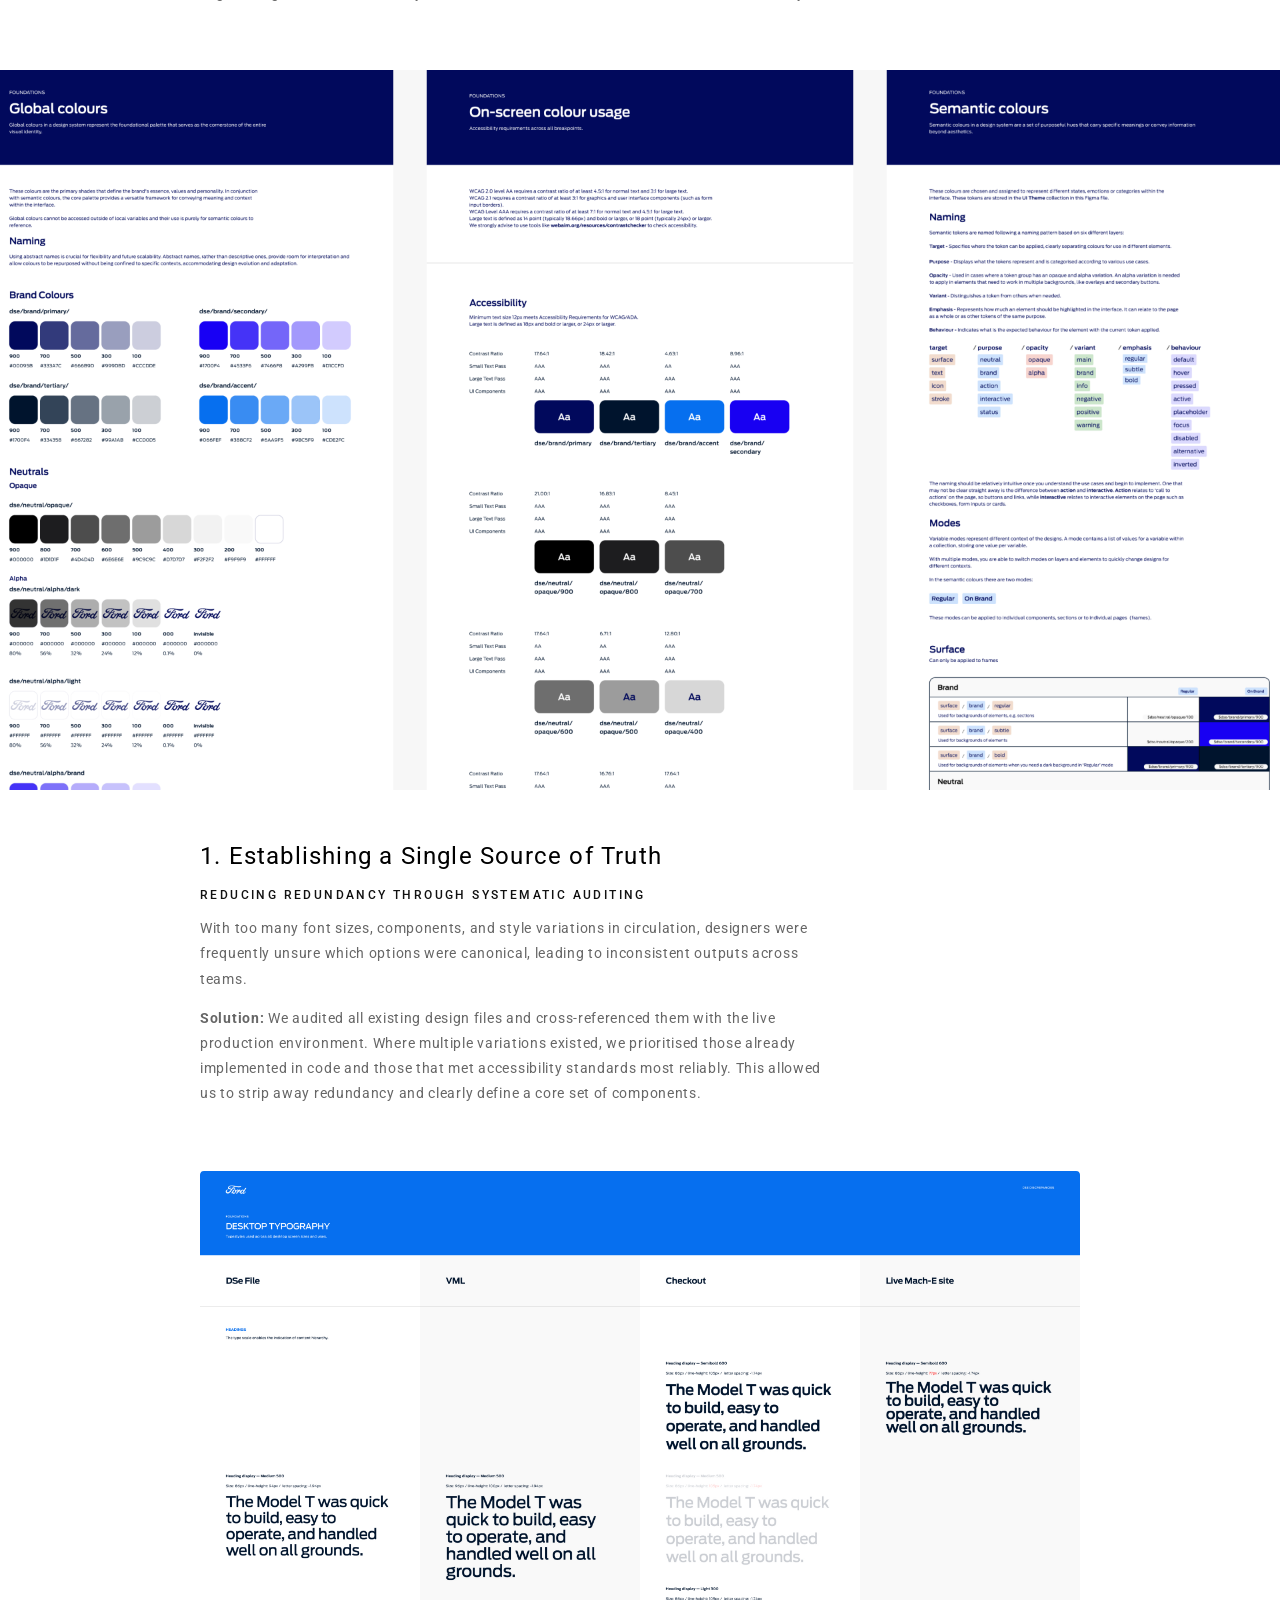
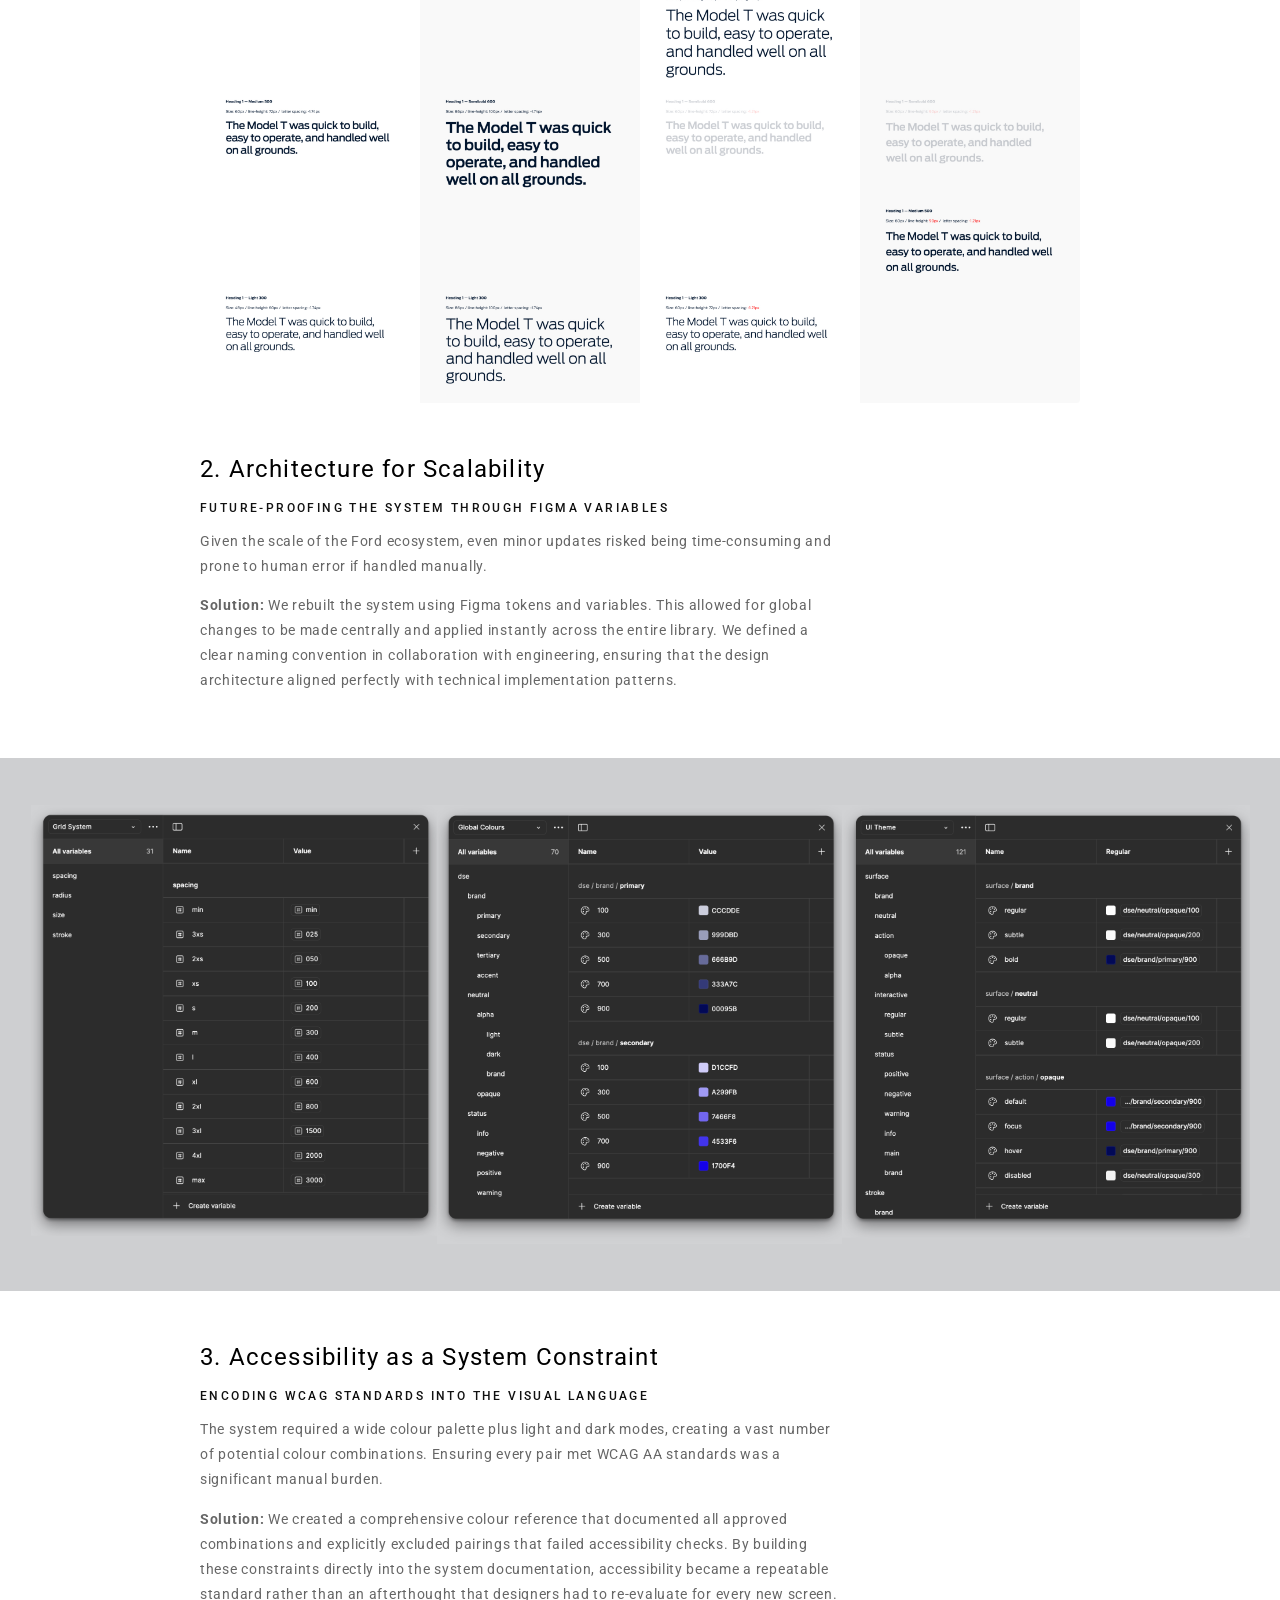
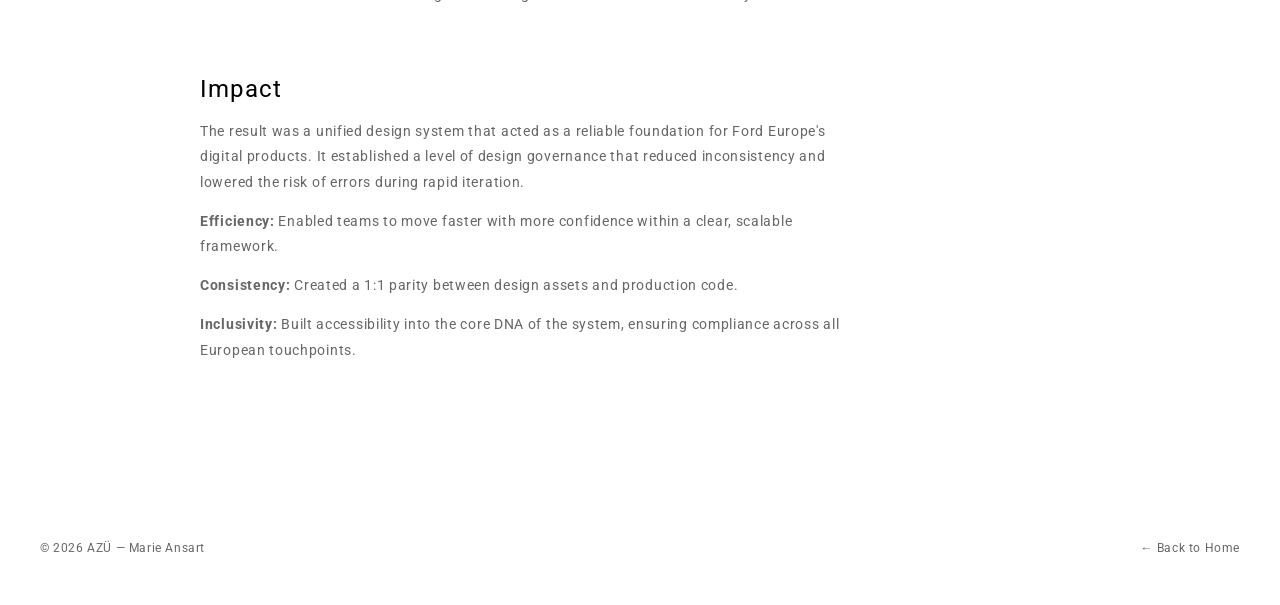
<file: ford.html>
<!DOCTYPE html>
<html lang="en" class="project-page">
<head>
  <meta charset="UTF-8">
  <meta name="viewport" content="width=device-width, initial-scale=1.0">
  <title>Ford — AZÜ</title>
  <link rel="stylesheet" href="style.css">
</head>
<body class="project-page">

  <!-- Sticky Brand (always visible on project pages) -->
  <div class="sticky-brand is-visible">
    <a href="index.html" class="brand-link"><h1 class="brand">AZÜ</h1></a>
    <nav class="sticky-nav">
      <a href="index.html#projects">Works</a>
      <span class="nav-dot">&bull;</span>
      <a href="index.html#about">About</a>
    </nav>
  </div>

  <!-- Hero Image -->
  <section class="project-hero">
    <div class="parallax-text" aria-hidden="true">
      <div class="parallax-text-track">
        <span>FORD&nbsp;&nbsp;&bull;&nbsp;&nbsp;FORD&nbsp;&nbsp;&bull;&nbsp;&nbsp;</span><span>FORD&nbsp;&nbsp;&bull;&nbsp;&nbsp;FORD&nbsp;&nbsp;&bull;&nbsp;&nbsp;</span><span>FORD&nbsp;&nbsp;&bull;&nbsp;&nbsp;FORD&nbsp;&nbsp;&bull;&nbsp;&nbsp;</span><span>FORD&nbsp;&nbsp;&bull;&nbsp;&nbsp;FORD&nbsp;&nbsp;&bull;&nbsp;&nbsp;</span>
      </div>
    </div>
    <div class="project-hero-video">
      <img src="img/ford_00.jpg" alt="Ford project hero">
    </div>
  </section>

  <script>
    (function() {
      const track = document.querySelector('.parallax-text-track');
      window.addEventListener('scroll', function() {
        const scrollY = window.scrollY;
        track.style.transform = 'translateX(' + (-scrollY * 0.5) + 'px)';
      });
    })();
  </script>

  <!-- Project Content -->
  <div class="project-content">

    <!-- Intro -->
    <section class="project-intro">
      <h1 class="project-title">Ford</h1>
      <p class="body-large">Scaling a Design System Across Europe</p>
      <h3 class="project-tags">Design Systems &nbsp;&bull;&nbsp; Automotive</h3>
    </section>

    <!-- Context -->
    <section class="project-section">
      <div class="project-block">
        <h3>Context</h3>
        <p>Ford was rolling out a new global art direction, with the US site setting the visual benchmark. The European platform needed to align with this direction while supporting multiple internal teams contributing in parallel. Over time, the existing design system had become fragmented and difficult to maintain.</p>
      </div>
    </section>

    <!-- Core Challenge -->
    <section class="project-section">
      <div class="project-block">
        <h3>Core Challenge</h3>
        <p>Our objective was to create a single, scalable design system that supported multiple teams and aligned with the global visual direction. We had to ensure the system met strict accessibility standards without compromising the speed of delivery across diverse European markets.</p>
      </div>
    </section>

    <!-- Strategic Approach -->
    <section class="project-section">
      <div class="project-block">
        <h3>Strategic Approach</h3>
        <p>The work focused on transforming a fragmented set of design assets into a dependable framework. We established a single source of truth for consistency and long-term scalability. This required auditing real-world usage in both design and code, working closely with engineering to restructure the system around tokens and variables rather than static styles.</p>
      </div>
    </section>

    <div class="project-image full-bleed">
      <img src="img/ford_01.jpg" alt="Ford design system overview">
    </div>

    <!-- 1. Establishing a Single Source of Truth -->
    <section class="project-section">
      <div class="project-block">
        <h3 class="body-large">1. Establishing a Single Source of Truth</h3>
        <h3>Reducing redundancy through systematic auditing</h3>
        <p>With too many font sizes, components, and style variations in circulation, designers were frequently unsure which options were canonical, leading to inconsistent outputs across teams.</p>
        <p><strong>Solution:</strong> We audited all existing design files and cross-referenced them with the live production environment. Where multiple variations existed, we prioritised those already implemented in code and those that met accessibility standards most reliably. This allowed us to strip away redundancy and clearly define a core set of components.</p>
      </div>
    </section>

    <div class="project-image">
      <img src="img/ford_02.jpg" alt="Ford design system components">
    </div>

    <!-- 2. Architecture for Scalability -->
    <section class="project-section">
      <div class="project-block">
        <h3 class="body-large">2. Architecture for Scalability</h3>
        <h3>Future-proofing the system through Figma variables</h3>
        <p>Given the scale of the Ford ecosystem, even minor updates risked being time-consuming and prone to human error if handled manually.</p>
        <p><strong>Solution:</strong> We rebuilt the system using Figma tokens and variables. This allowed for global changes to be made centrally and applied instantly across the entire library. We defined a clear naming convention in collaboration with engineering, ensuring that the design architecture aligned perfectly with technical implementation patterns.</p>
      </div>
    </section>

    <div class="project-image full-bleed">
      <img src="img/ford_03.jpg" alt="Ford design system tokens">
    </div>

    <!-- 3. Accessibility as a System Constraint -->
    <section class="project-section">
      <div class="project-block">
        <h3 class="body-large">3. Accessibility as a System Constraint</h3>
        <h3>Encoding WCAG standards into the visual language</h3>
        <p>The system required a wide colour palette plus light and dark modes, creating a vast number of potential colour combinations. Ensuring every pair met WCAG AA standards was a significant manual burden.</p>
        <p><strong>Solution:</strong> We created a comprehensive colour reference that documented all approved combinations and explicitly excluded pairings that failed accessibility checks. By building these constraints directly into the system documentation, accessibility became a repeatable standard rather than an afterthought that designers had to re-evaluate for every new screen.</p>
      </div>
    </section>

    <!-- Impact -->
    <section class="project-section">
      <div class="project-block">
        <h3 class="body-large">Impact</h3>
        <p>The result was a unified design system that acted as a reliable foundation for Ford Europe's digital products. It established a level of design governance that reduced inconsistency and lowered the risk of errors during rapid iteration.</p>
        <p><strong>Efficiency:</strong> Enabled teams to move faster with more confidence within a clear, scalable framework.</p>
        <p><strong>Consistency:</strong> Created a 1:1 parity between design assets and production code.</p>
        <p><strong>Inclusivity:</strong> Built accessibility into the core DNA of the system, ensuring compliance across all European touchpoints.</p>
      </div>
    </section>

  </div>

  <footer>
    <span>&copy; 2026 AZÜ — Marie Ansart</span>
    <a href="index.html">&larr; Back to Home</a>
  </footer>

  <script src="password-gate.js"></script>
</body>
</html>
</file>
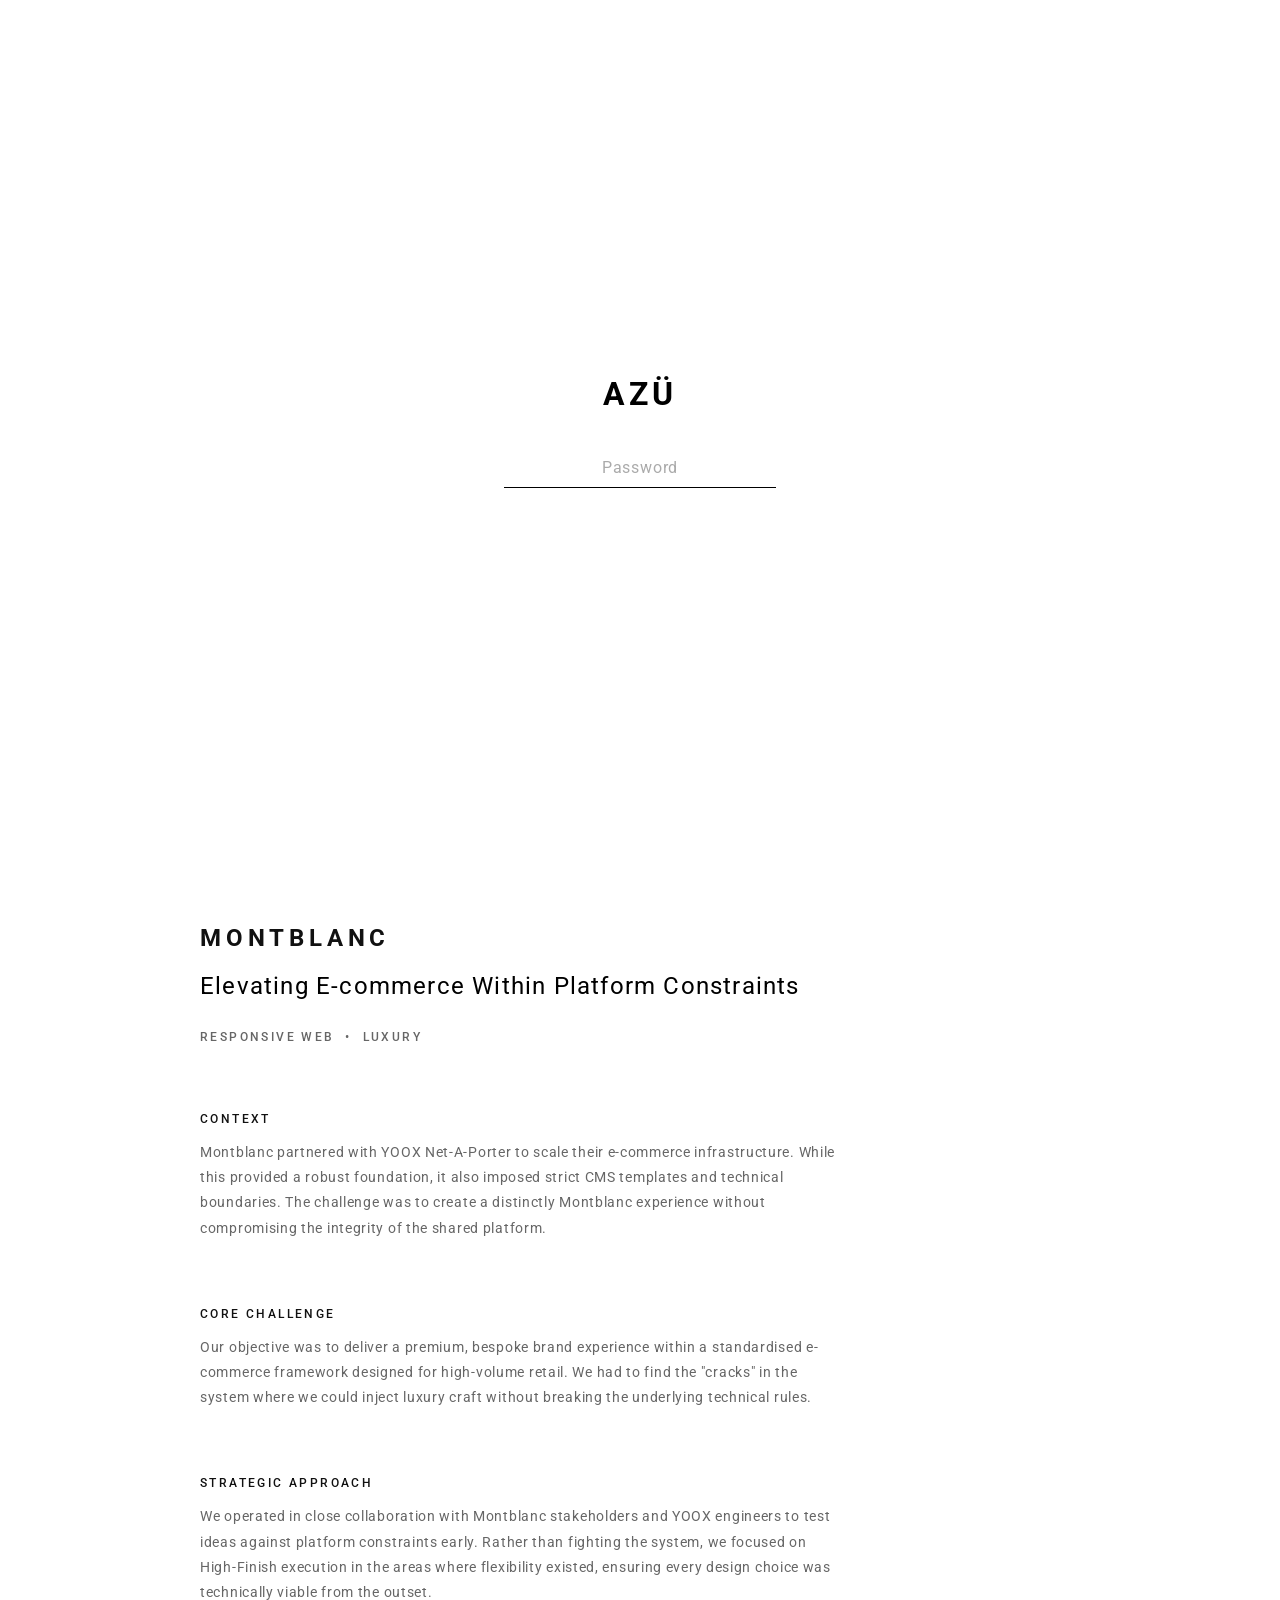
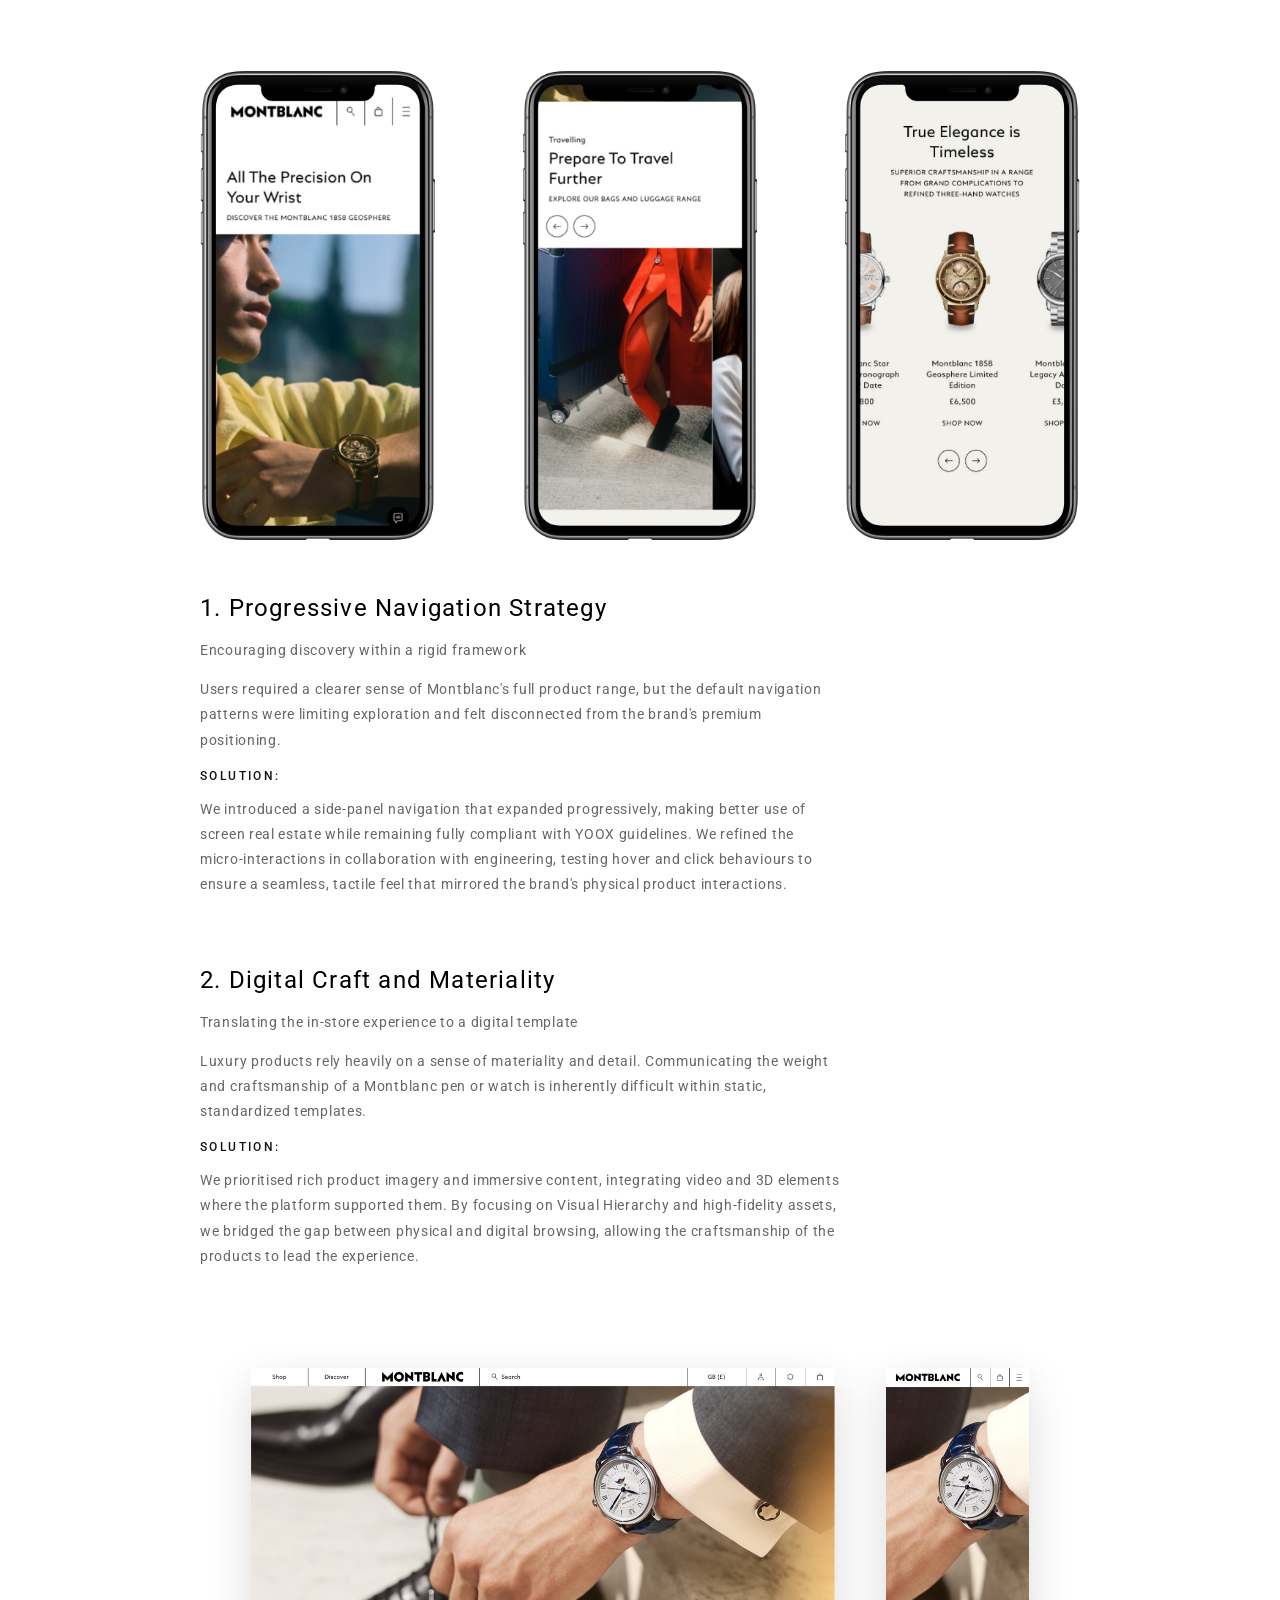
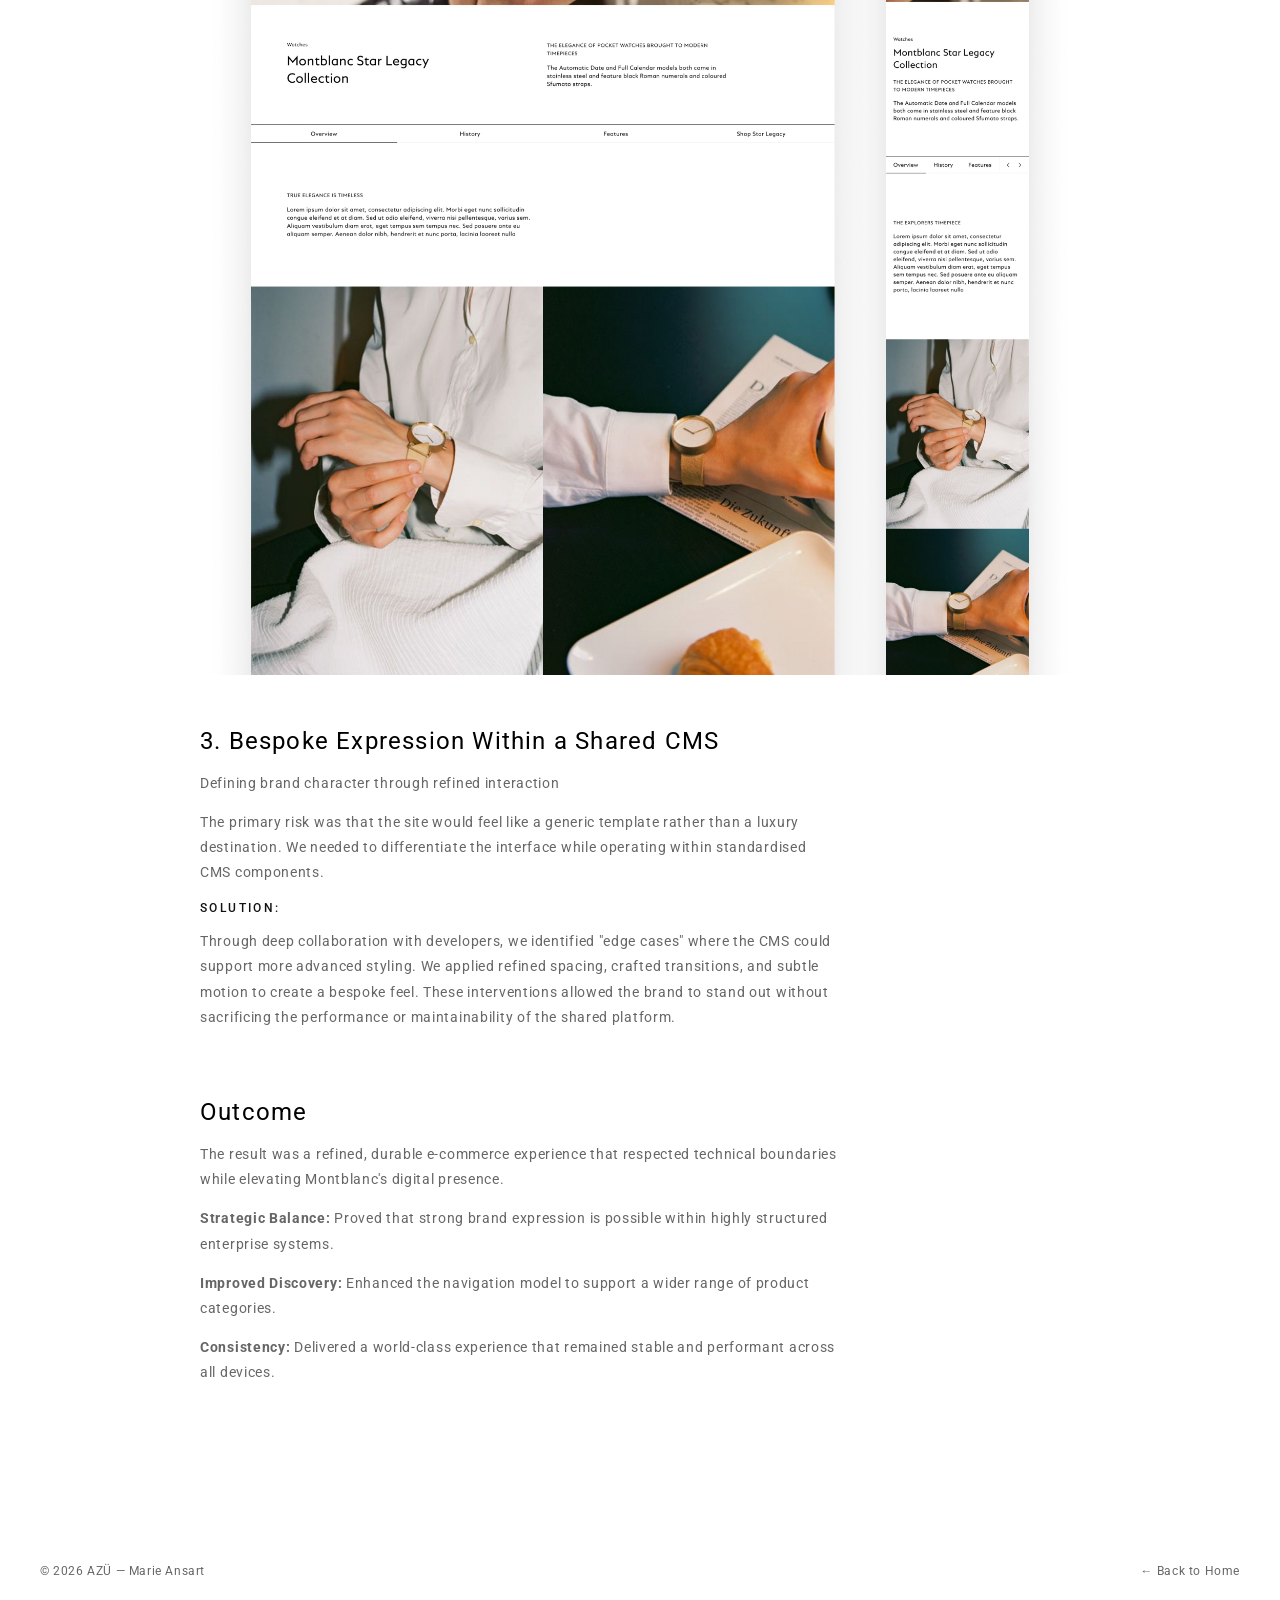
<file: montblanc.html>
o<!DOCTYPE html>
<html lang="en" class="project-page">
<head>
  <meta charset="UTF-8">
  <meta name="viewport" content="width=device-width, initial-scale=1.0">
  <title>Montblanc — AZÜ</title>
  <link rel="stylesheet" href="style.css">
</head>
<body class="project-page">

  <!-- Sticky Brand (always visible on project pages) -->
  <div class="sticky-brand is-visible">
    <a href="index.html" class="brand-link"><h1 class="brand">AZÜ</h1></a>
    <nav class="sticky-nav">
      <a href="index.html#projects">Works</a>
      <span class="nav-dot">&bull;</span>
      <a href="index.html#about">About</a>
    </nav>
  </div>

  <!-- Hero Video -->
  <section class="project-hero">
    <div class="parallax-text" aria-hidden="true">
      <div class="parallax-text-track">
        <span>MONTBLANC&nbsp;&nbsp;&bull;&nbsp;&nbsp;MONTBLANC&nbsp;&nbsp;&bull;&nbsp;&nbsp;</span><span>MONTBLANC&nbsp;&nbsp;&bull;&nbsp;&nbsp;MONTBLANC&nbsp;&nbsp;&bull;&nbsp;&nbsp;</span><span>MONTBLANC&nbsp;&nbsp;&bull;&nbsp;&nbsp;MONTBLANC&nbsp;&nbsp;&bull;&nbsp;&nbsp;</span><span>MONTBLANC&nbsp;&nbsp;&bull;&nbsp;&nbsp;MONTBLANC&nbsp;&nbsp;&bull;&nbsp;&nbsp;</span>
      </div>
    </div>
    <div class="project-hero-video">
      <video autoplay muted loop playsinline>
        <source src="vid/montblanc_00.mp4" type="video/mp4">
      </video>
    </div>
  </section>

  <script>
    (function() {
      const track = document.querySelector('.parallax-text-track');
      window.addEventListener('scroll', function() {
        const scrollY = window.scrollY;
        track.style.transform = 'translateX(' + (-scrollY * 0.5) + 'px)';
      });
    })();
  </script>

  <!-- Project Content -->
  <div class="project-content">

    <!-- Intro -->
    <section class="project-intro">
      <h1 class="project-title">Montblanc</h1>
      <p class="body-large">Elevating E-commerce Within Platform Constraints</p>
      <h3 class="project-tags">Responsive Web &nbsp;&bull;&nbsp; Luxury</h3>
    </section>

    <!-- Context -->
    <section class="project-section">
      <div class="project-block">
        <h3>Context</h3>
        <p>Montblanc partnered with YOOX Net-A-Porter to scale their e-commerce infrastructure. While this provided a robust foundation, it also imposed strict CMS templates and technical boundaries. The challenge was to create a distinctly Montblanc experience without compromising the integrity of the shared platform.</p>
      </div>
    </section>

    <!-- Core Challenge -->
    <section class="project-section">
      <div class="project-block">
        <h3>Core Challenge</h3>
        <p>Our objective was to deliver a premium, bespoke brand experience within a standardised e-commerce framework designed for high-volume retail. We had to find the "cracks" in the system where we could inject luxury craft without breaking the underlying technical rules.</p>
      </div>
    </section>

    <!-- Strategic Approach -->
    <section class="project-section">
      <div class="project-block">
        <h3>Strategic Approach</h3>
        <p>We operated in close collaboration with Montblanc stakeholders and YOOX engineers to test ideas against platform constraints early. Rather than fighting the system, we focused on High-Finish execution in the areas where flexibility existed, ensuring every design choice was technically viable from the outset.</p>
      </div>
    </section>

    <div class="project-image">
      <img src="img/montblanc_01.png" alt="Montblanc approach">
    </div>

    <!-- 1. Progressive Navigation Strategy -->
    <section class="project-section">
      <div class="project-block">
        <h3 class="body-large">1. Progressive Navigation Strategy</h3>
        <p class="project-block-subtitle">Encouraging discovery within a rigid framework</p>
        <p>Users required a clearer sense of Montblanc's full product range, but the default navigation patterns were limiting exploration and felt disconnected from the brand's premium positioning.</p>
        <h3>Solution:</h3>
        <p>We introduced a side-panel navigation that expanded progressively, making better use of screen real estate while remaining fully compliant with YOOX guidelines. We refined the micro-interactions in collaboration with engineering, testing hover and click behaviours to ensure a seamless, tactile feel that mirrored the brand's physical product interactions.</p>
      </div>
    </section>

    <!-- 2. Digital Craft and Materiality -->
    <section class="project-section">
      <div class="project-block">
        <h3 class="body-large">2. Digital Craft and Materiality</h3>
        <p class="project-block-subtitle">Translating the in-store experience to a digital template</p>
        <p>Luxury products rely heavily on a sense of materiality and detail. Communicating the weight and craftsmanship of a Montblanc pen or watch is inherently difficult within static, standardized templates.</p>
        <h3>Solution:</h3>
        <p>We prioritised rich product imagery and immersive content, integrating video and 3D elements where the platform supported them. By focusing on Visual Hierarchy and high-fidelity assets, we bridged the gap between physical and digital browsing, allowing the craftsmanship of the products to lead the experience.</p>
      </div>
    </section>

    <div class="project-image">
      <img src="img/montblanc_02.png" alt="Montblanc in-store experience">
    </div>

    <!-- 3. Bespoke Expression Within a Shared CMS -->
    <section class="project-section">
      <div class="project-block">
        <h3 class="body-large">3. Bespoke Expression Within a Shared CMS</h3>
        <p class="project-block-subtitle">Defining brand character through refined interaction</p>
        <p>The primary risk was that the site would feel like a generic template rather than a luxury destination. We needed to differentiate the interface while operating within standardised CMS components.</p>
        <h3>Solution:</h3>
        <p>Through deep collaboration with developers, we identified "edge cases" where the CMS could support more advanced styling. We applied refined spacing, crafted transitions, and subtle motion to create a bespoke feel. These interventions allowed the brand to stand out without sacrificing the performance or maintainability of the shared platform.</p>
      </div>
    </section>

    <!-- Outcome -->
    <section class="project-section">
      <div class="project-block">
        <h3 class="body-large">Outcome</h3>
        <p>The result was a refined, durable e-commerce experience that respected technical boundaries while elevating Montblanc's digital presence.</p>
        <p><strong>Strategic Balance:</strong> Proved that strong brand expression is possible within highly structured enterprise systems.</p>
        <p><strong>Improved Discovery:</strong> Enhanced the navigation model to support a wider range of product categories.</p>
        <p><strong>Consistency:</strong> Delivered a world-class experience that remained stable and performant across all devices.</p>
      </div>
    </section>

  </div>

  <footer>
    <span>&copy; 2026 AZÜ — Marie Ansart</span>
    <a href="index.html">&larr; Back to Home</a>
  </footer>

  <script src="password-gate.js"></script>
</body>
</html>
</file>
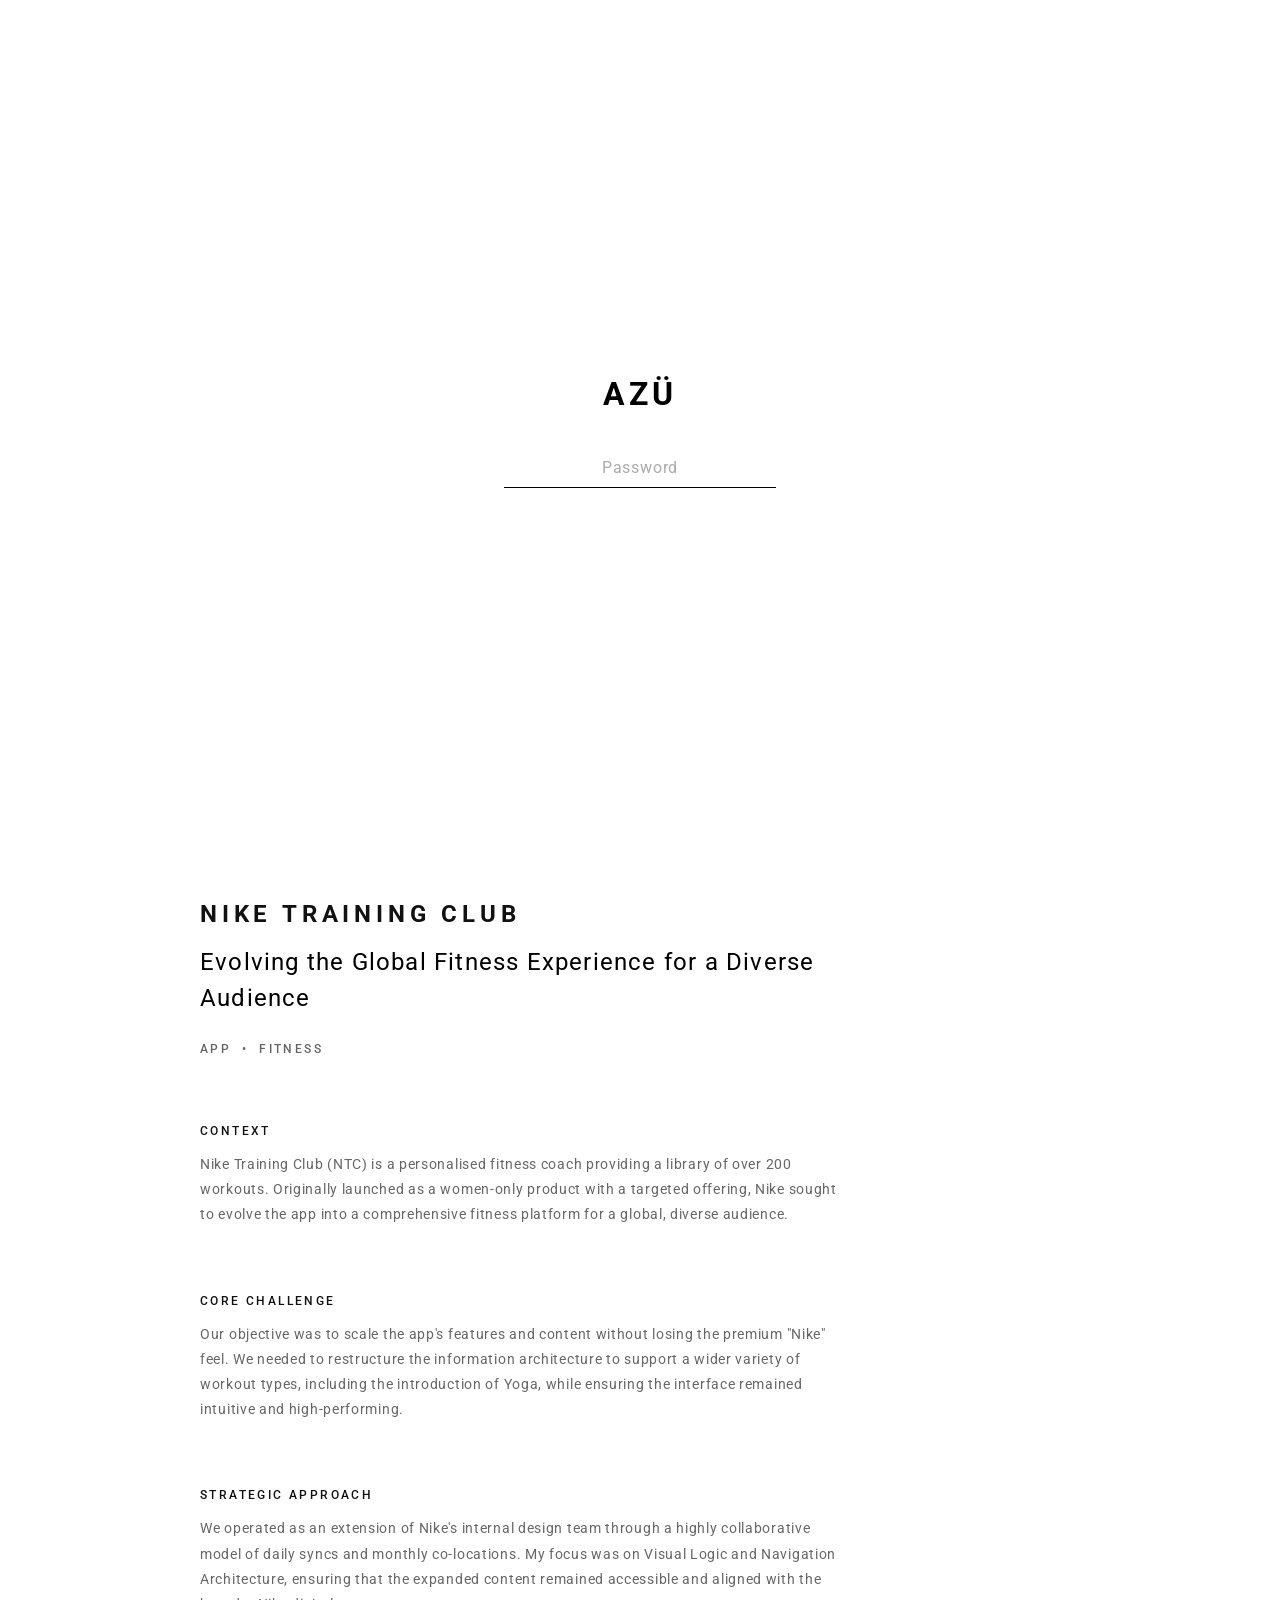
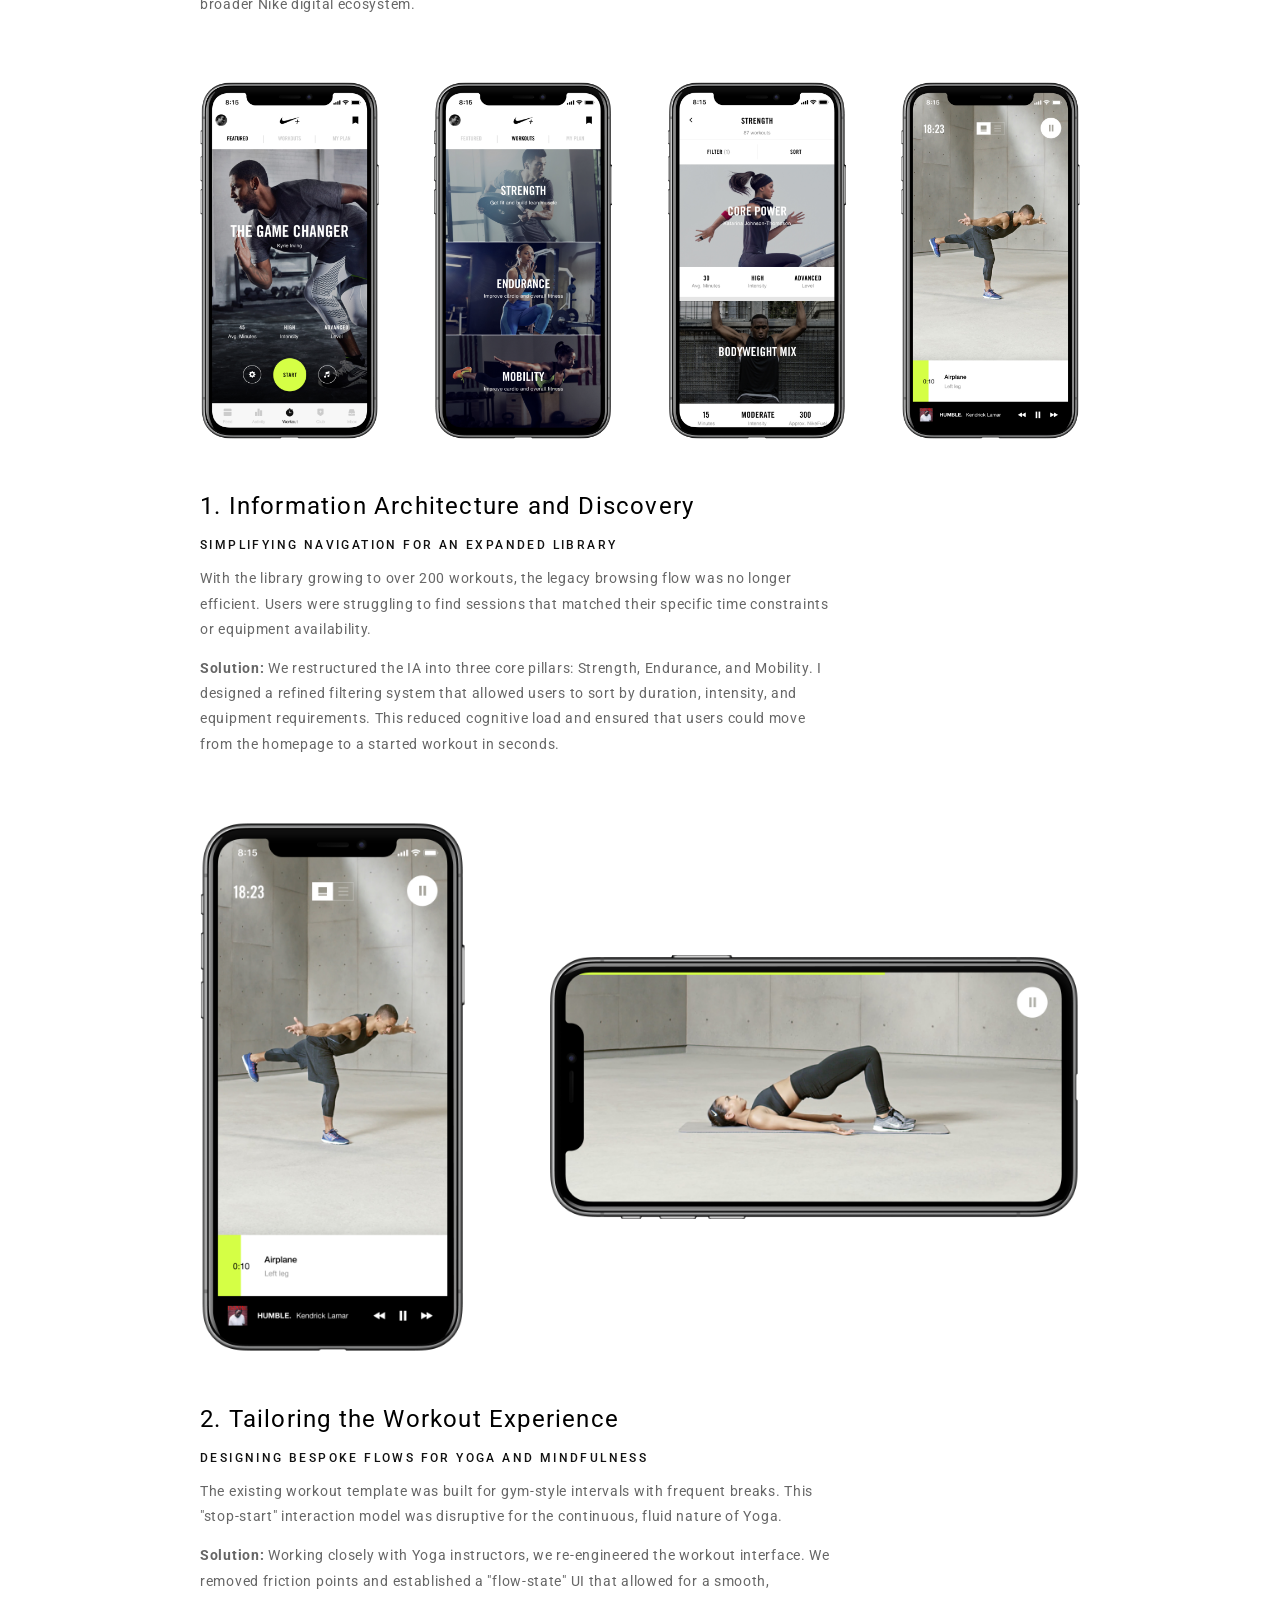
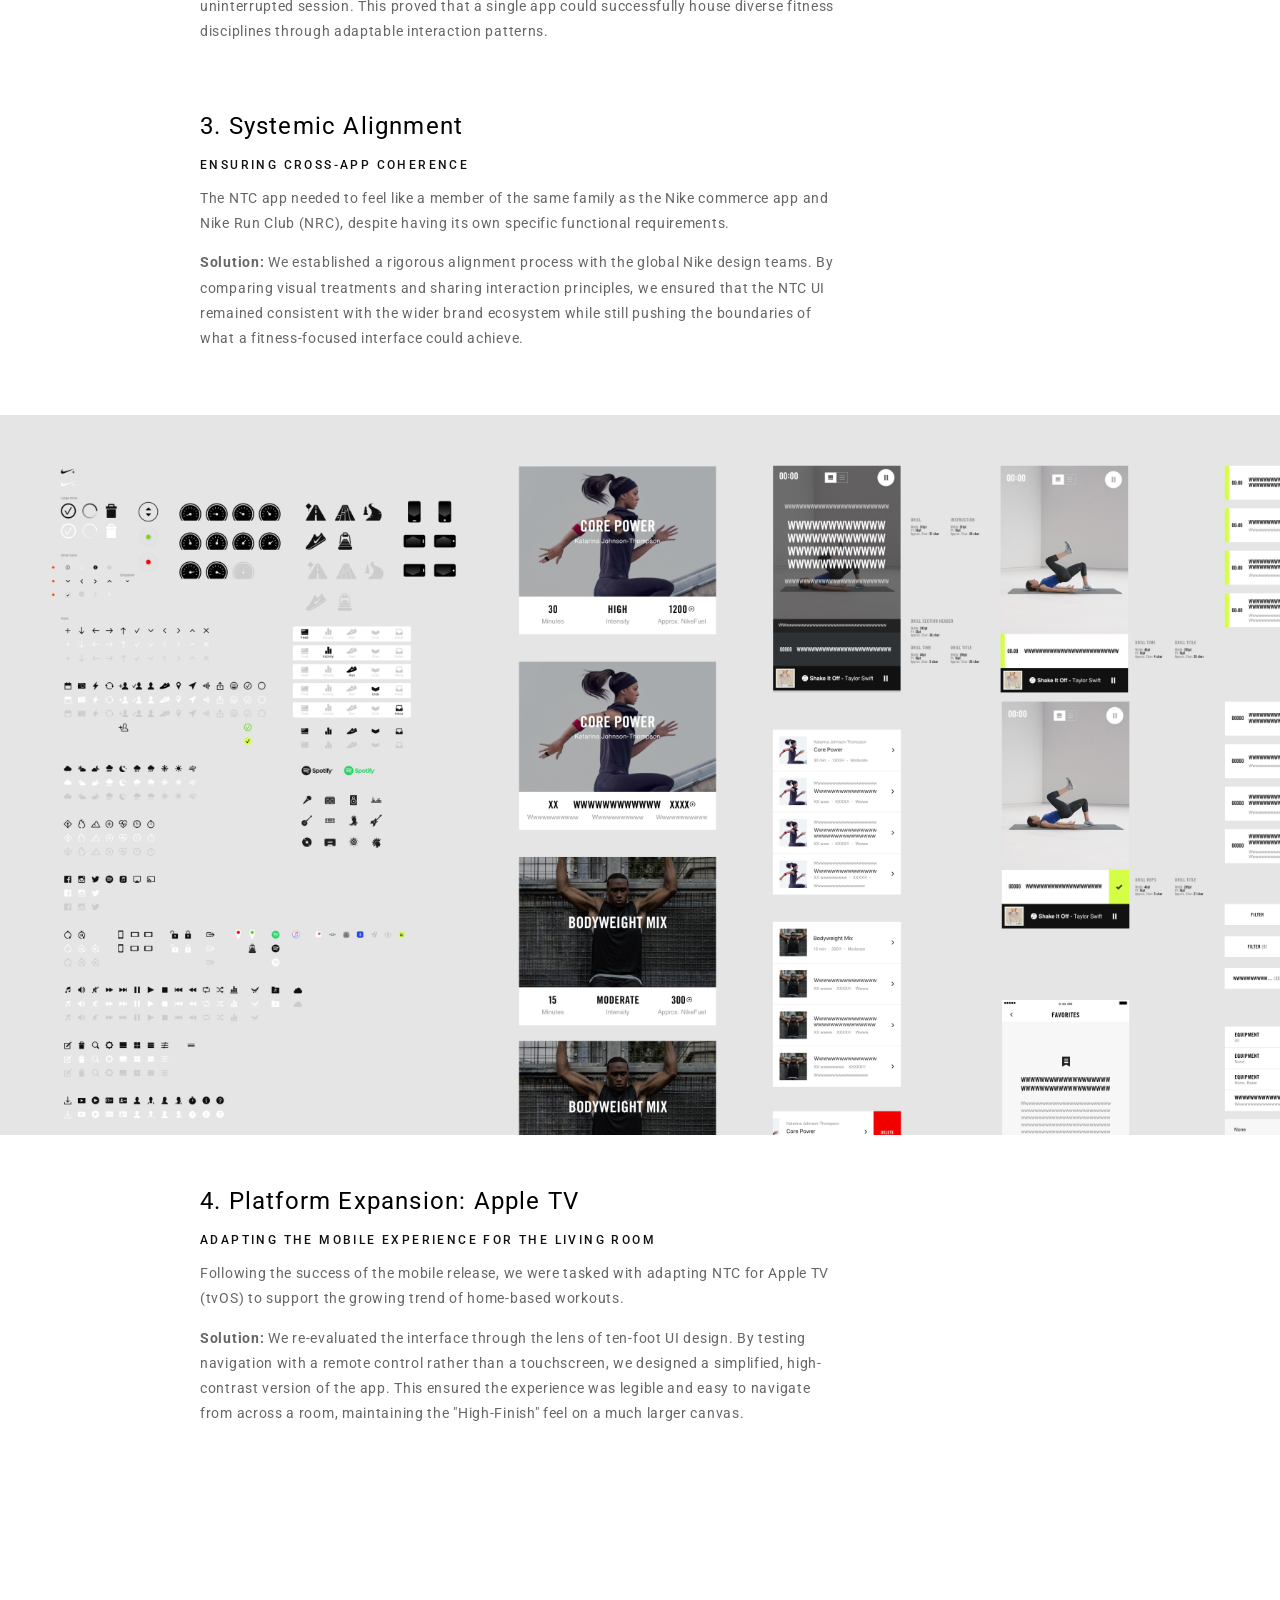
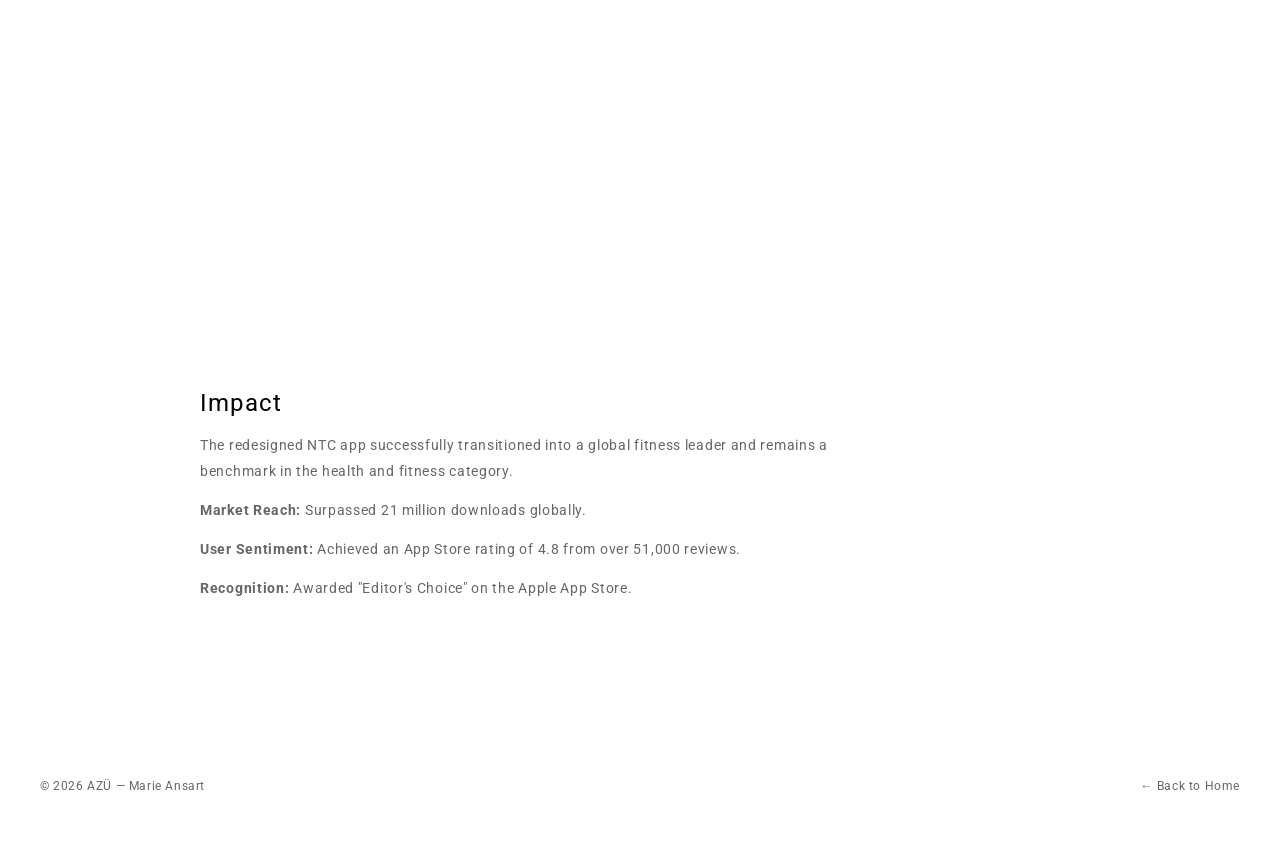
<file: ntc.html>
<!DOCTYPE html>
<html lang="en" class="project-page">
<head>
  <meta charset="UTF-8">
  <meta name="viewport" content="width=device-width, initial-scale=1.0">
  <title>NTC — AZÜ</title>
  <link rel="stylesheet" href="style.css">
</head>
<body class="project-page">

  <!-- Sticky Brand (always visible on project pages) -->
  <div class="sticky-brand is-visible">
    <a href="index.html" class="brand-link"><h1 class="brand">AZÜ</h1></a>
    <nav class="sticky-nav">
      <a href="index.html#projects">Works</a>
      <span class="nav-dot">&bull;</span>
      <a href="index.html#about">About</a>
    </nav>
  </div>

  <!-- Hero Video -->
  <section class="project-hero">
    <div class="parallax-text" aria-hidden="true">
      <div class="parallax-text-track">
        <span>Nike Training Club&nbsp;&nbsp;&bull;&nbsp;&nbsp;Nike Training Club&nbsp;&nbsp;&bull;&nbsp;&nbsp;</span><span>Nike Training Club&nbsp;&nbsp;&bull;&nbsp;&nbsp;Nike Training Club&nbsp;&nbsp;&bull;&nbsp;&nbsp;</span><span>Nike Training Club&nbsp;&nbsp;&bull;&nbsp;&nbsp;Nike Training Club&nbsp;&nbsp;&bull;&nbsp;&nbsp;</span><span>Nike Training Club&nbsp;&nbsp;&bull;&nbsp;&nbsp;Nike Training Club&nbsp;&nbsp;&bull;&nbsp;&nbsp;</span>
      </div>
    </div>
    <div class="project-hero-video project-hero-video--mobile">
      <video autoplay muted loop playsinline>
        <source src="vid/ntc_00.mp4" type="video/mp4">
      </video>
    </div>
  </section>

  <script>
    (function() {
      const track = document.querySelector('.parallax-text-track');
      window.addEventListener('scroll', function() {
        const scrollY = window.scrollY;
        track.style.transform = 'translateX(' + (-scrollY * 0.5) + 'px)';
      });
    })();
  </script>

  <!-- Project Content -->
  <div class="project-content">

    <!-- Intro -->
    <section class="project-intro">
      <h1 class="project-title">Nike Training Club</h1>
      <p class="body-large">Evolving the Global Fitness Experience for a Diverse Audience</p>
      <h3 class="project-tags">App &nbsp;&bull;&nbsp; Fitness</h3>
    </section>

    <!-- Context -->
    <section class="project-section">
      <div class="project-block">
        <h3>Context</h3>
        <p>Nike Training Club (NTC) is a personalised fitness coach providing a library of over 200 workouts. Originally launched as a women-only product with a targeted offering, Nike sought to evolve the app into a comprehensive fitness platform for a global, diverse audience.</p>
      </div>
    </section>

    <!-- Core Challenge -->
    <section class="project-section">
      <div class="project-block">
        <h3>Core Challenge</h3>
        <p>Our objective was to scale the app's features and content without losing the premium "Nike" feel. We needed to restructure the information architecture to support a wider variety of workout types, including the introduction of Yoga, while ensuring the interface remained intuitive and high-performing.</p>
      </div>
    </section>

    <!-- Strategic Approach -->
    <section class="project-section">
      <div class="project-block">
        <h3>Strategic Approach</h3>
        <p>We operated as an extension of Nike's internal design team through a highly collaborative model of daily syncs and monthly co-locations. My focus was on Visual Logic and Navigation Architecture, ensuring that the expanded content remained accessible and aligned with the broader Nike digital ecosystem.</p>
      </div>
    </section>

    <div class="project-image">
      <img src="img/ntc_01.png" alt="NTC strategic approach">
    </div>

    <!-- 1. Information Architecture and Discovery -->
    <section class="project-section">
      <div class="project-block">
        <h3 class="body-large">1. Information Architecture and Discovery</h3>
        <h3>Simplifying navigation for an expanded library</h3>
        <p>With the library growing to over 200 workouts, the legacy browsing flow was no longer efficient. Users were struggling to find sessions that matched their specific time constraints or equipment availability.</p>
        <p><strong>Solution:</strong> We restructured the IA into three core pillars: Strength, Endurance, and Mobility. I designed a refined filtering system that allowed users to sort by duration, intensity, and equipment requirements. This reduced cognitive load and ensured that users could move from the homepage to a started workout in seconds.</p>
      </div>
    </section>

    <div class="project-image">
      <img src="img/ntc_02.png" alt="NTC information architecture">
    </div>

    <!-- 2. Tailoring the Workout Experience -->
    <section class="project-section">
      <div class="project-block">
        <h3 class="body-large">2. Tailoring the Workout Experience</h3>
        <h3>Designing bespoke flows for Yoga and Mindfulness</h3>
        <p>The existing workout template was built for gym-style intervals with frequent breaks. This "stop-start" interaction model was disruptive for the continuous, fluid nature of Yoga.</p>
        <p><strong>Solution:</strong> Working closely with Yoga instructors, we re-engineered the workout interface. We removed friction points and established a "flow-state" UI that allowed for a smooth, uninterrupted session. This proved that a single app could successfully house diverse fitness disciplines through adaptable interaction patterns.</p>
      </div>
    </section>

    <!-- 3. Systemic Alignment -->
    <section class="project-section">
      <div class="project-block">
        <h3 class="body-large">3. Systemic Alignment</h3>
        <h3>Ensuring cross-app coherence</h3>
        <p>The NTC app needed to feel like a member of the same family as the Nike commerce app and Nike Run Club (NRC), despite having its own specific functional requirements.</p>
        <p><strong>Solution:</strong> We established a rigorous alignment process with the global Nike design teams. By comparing visual treatments and sharing interaction principles, we ensured that the NTC UI remained consistent with the wider brand ecosystem while still pushing the boundaries of what a fitness-focused interface could achieve.</p>
      </div>
    </section>

    <div class="project-image full-bleed">
      <img src="img/ntc_03.jpg" alt="NTC systemic alignment">
    </div>

    <!-- 4. Platform Expansion: Apple TV -->
    <section class="project-section">
      <div class="project-block">
        <h3 class="body-large">4. Platform Expansion: Apple TV</h3>
        <h3>Adapting the mobile experience for the living room</h3>
        <p>Following the success of the mobile release, we were tasked with adapting NTC for Apple TV (tvOS) to support the growing trend of home-based workouts.</p>
        <p><strong>Solution:</strong> We re-evaluated the interface through the lens of ten-foot UI design. By testing navigation with a remote control rather than a touchscreen, we designed a simplified, high-contrast version of the app. This ensured the experience was legible and easy to navigate from across a room, maintaining the "High-Finish" feel on a much larger canvas.</p>
      </div>
    </section>

    <div class="project-image">
      <video autoplay muted loop playsinline>
        <source src="vid/ntc_04.mp4" type="video/mp4">
      </video>
    </div>

    <!-- Impact -->
    <section class="project-section">
      <div class="project-block">
        <h3 class="body-large">Impact</h3>
        <p>The redesigned NTC app successfully transitioned into a global fitness leader and remains a benchmark in the health and fitness category.</p>
        <p><strong>Market Reach:</strong> Surpassed 21 million downloads globally.</p>
        <p><strong>User Sentiment:</strong> Achieved an App Store rating of 4.8 from over 51,000 reviews.</p>
        <p><strong>Recognition:</strong> Awarded "Editor's Choice" on the Apple App Store.</p>
      </div>
    </section>

  </div>

  <footer>
    <span>&copy; 2026 AZÜ — Marie Ansart</span>
    <a href="index.html">&larr; Back to Home</a>
  </footer>

  <script src="password-gate.js"></script>
</body>
</html>
</file>
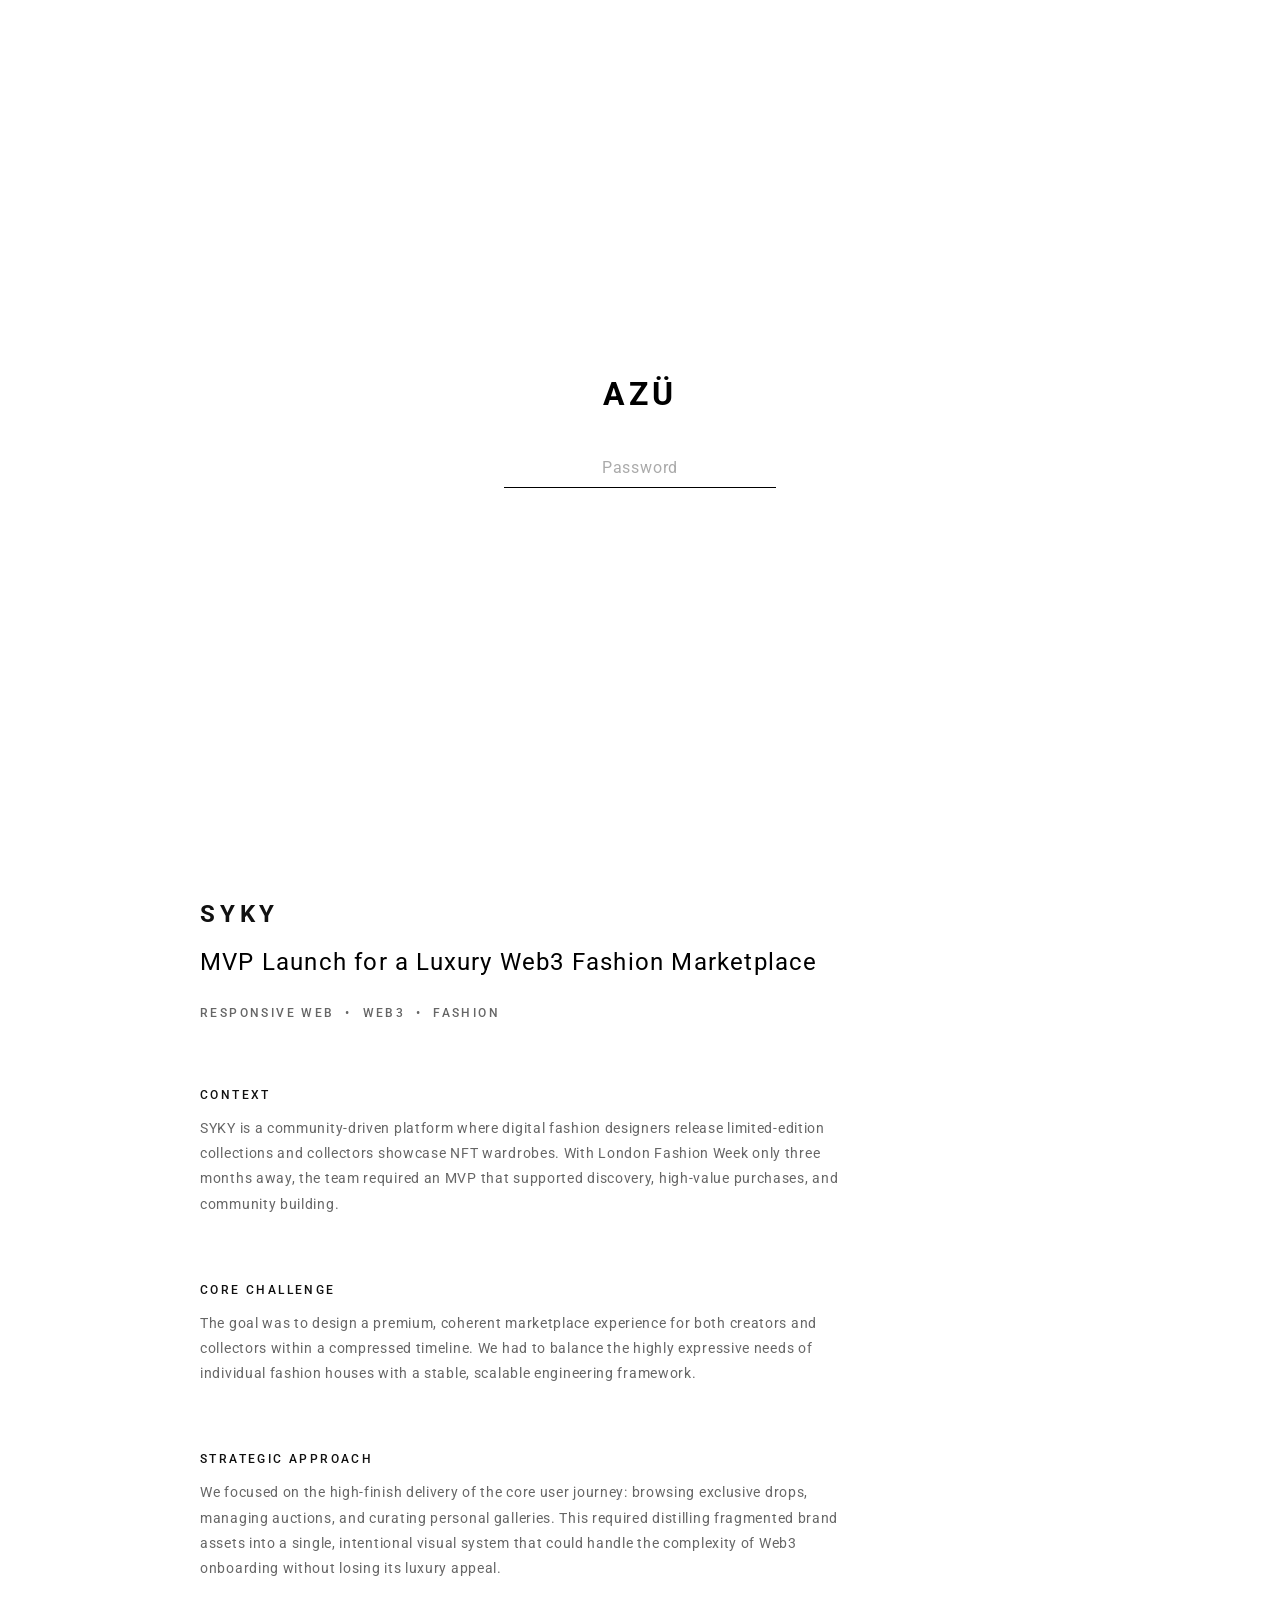
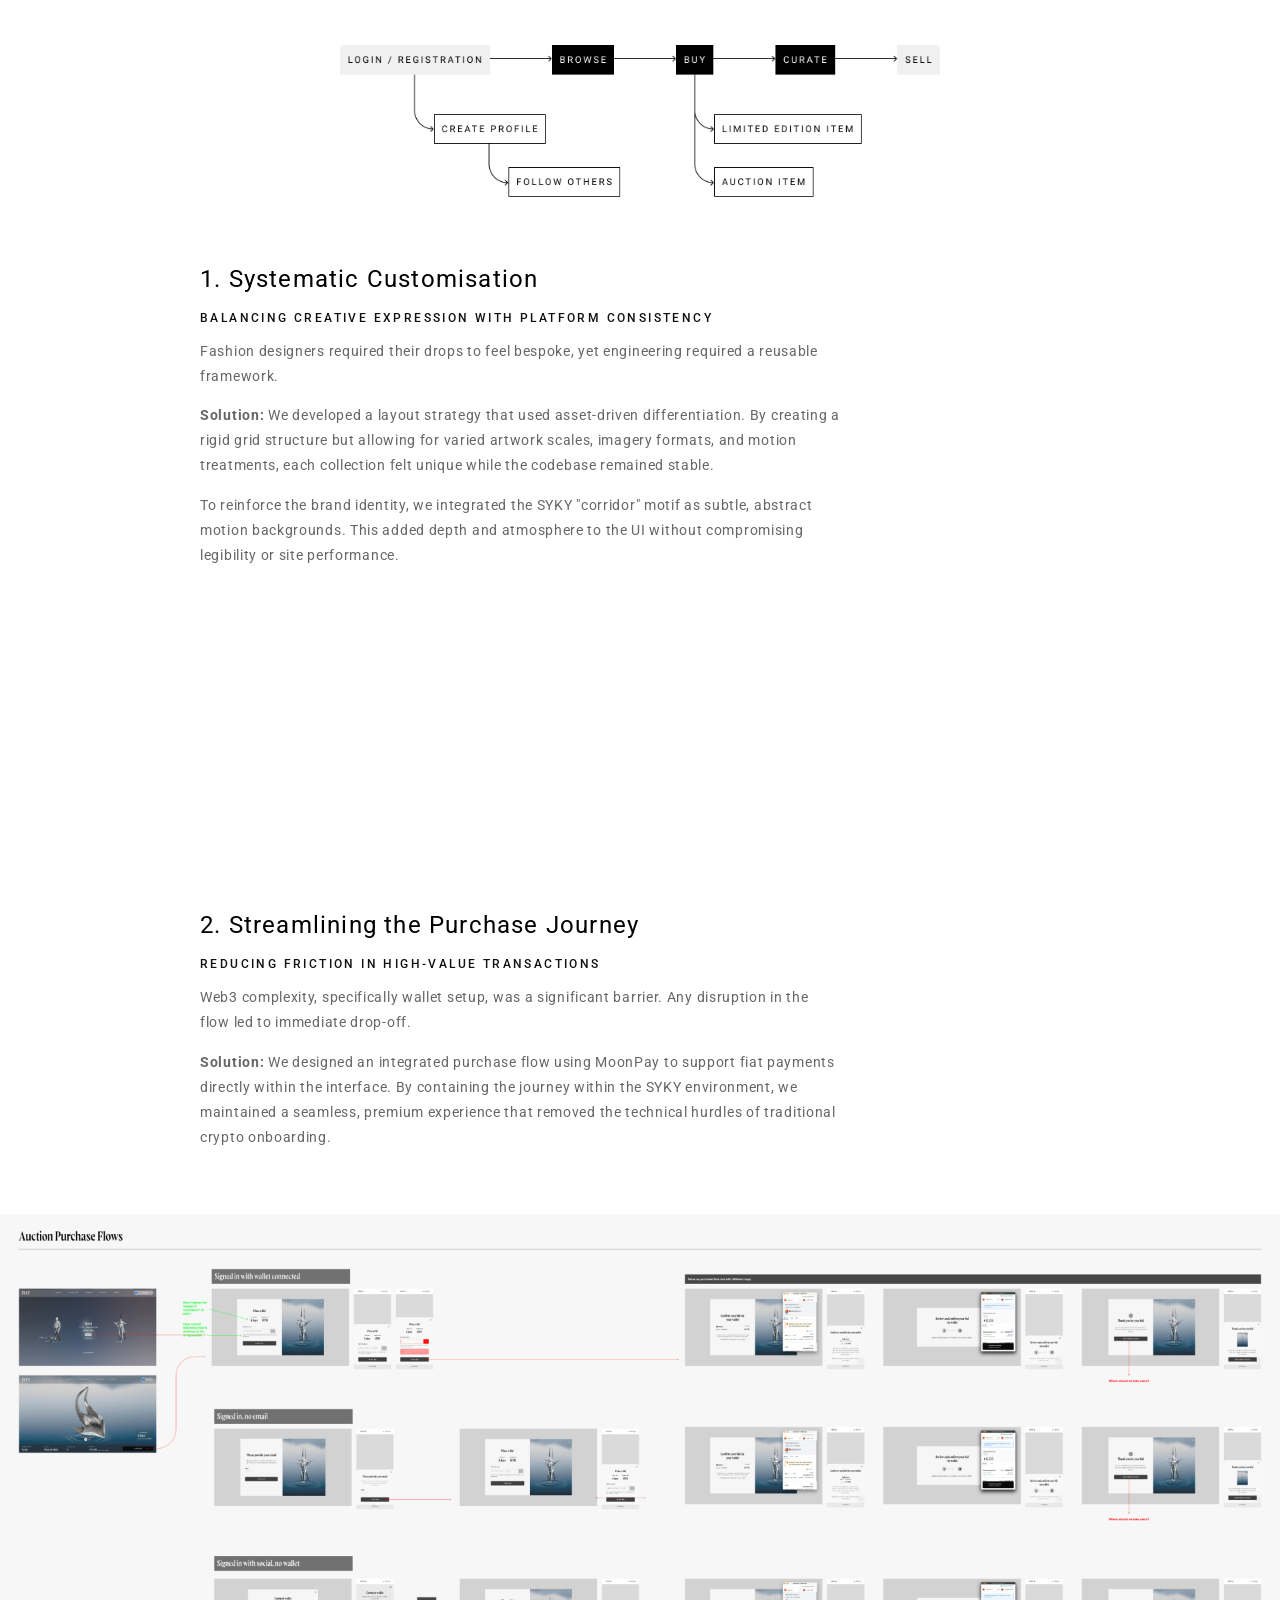
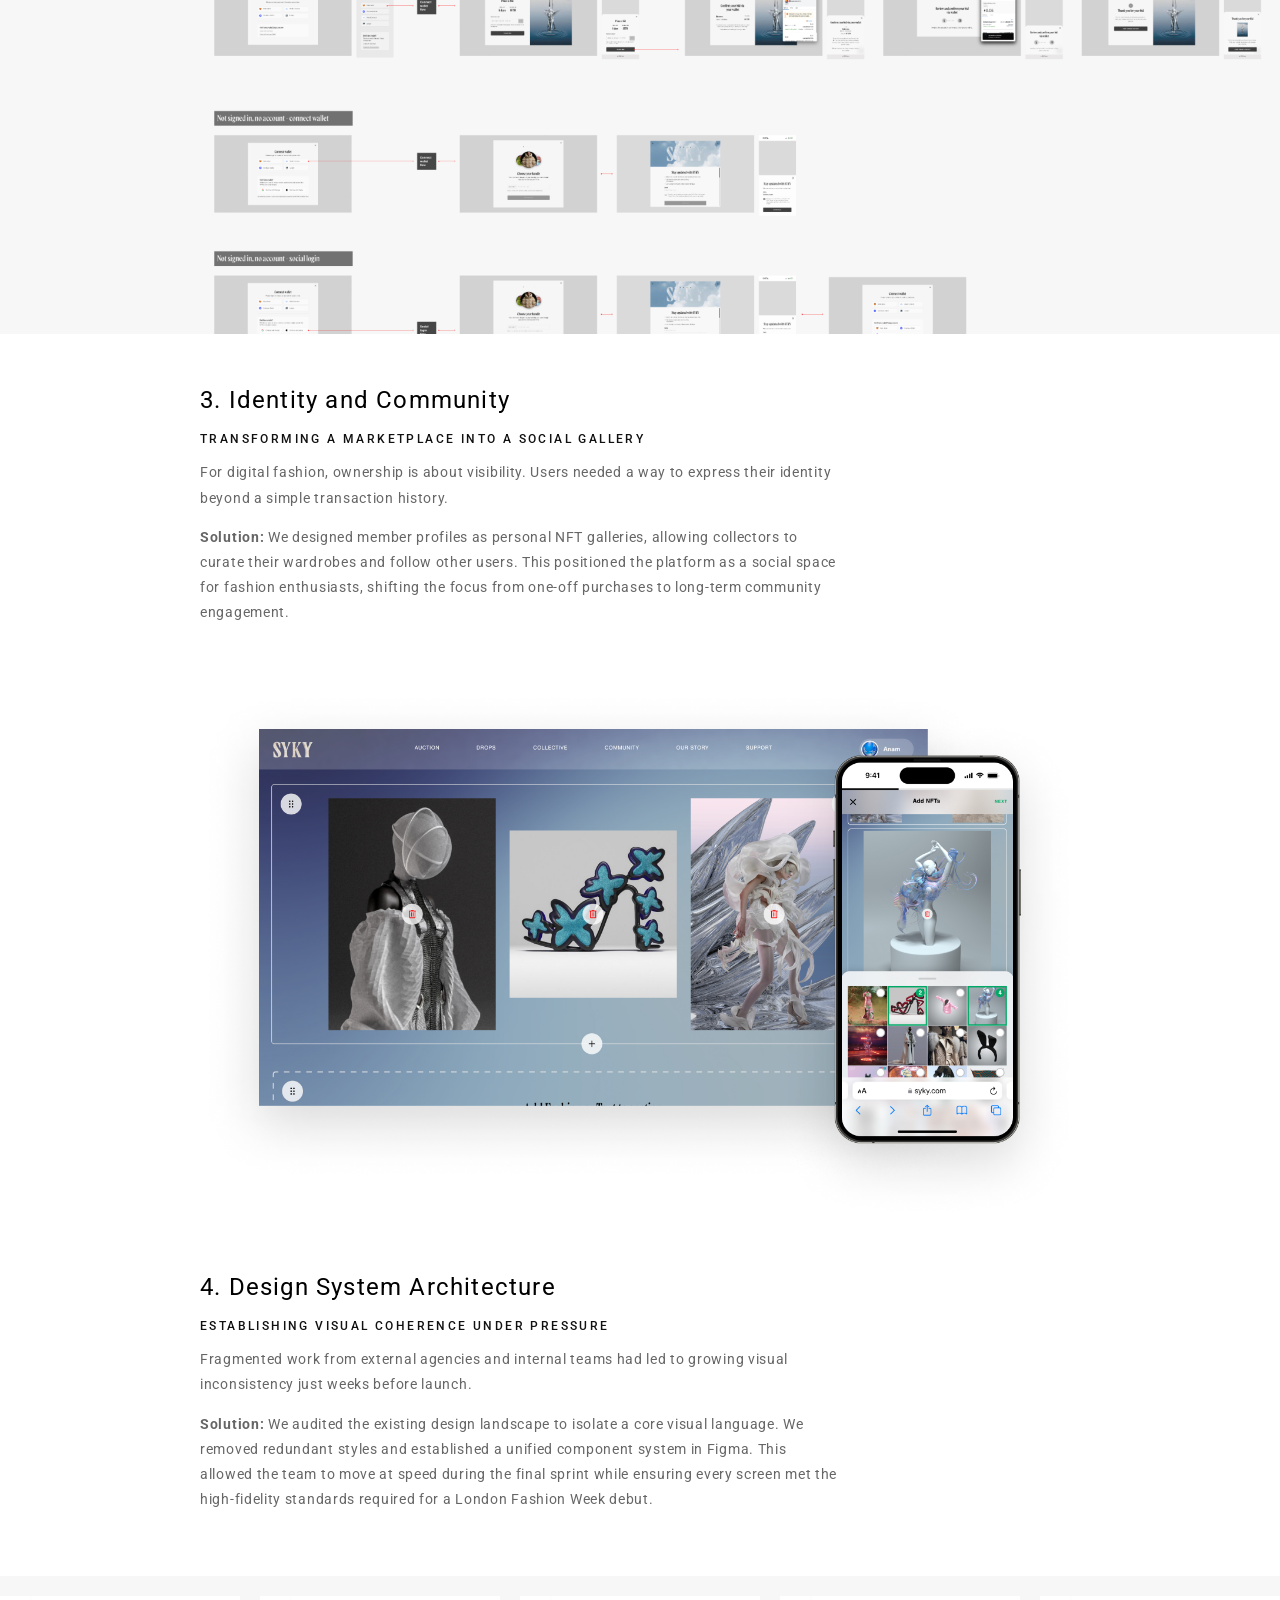
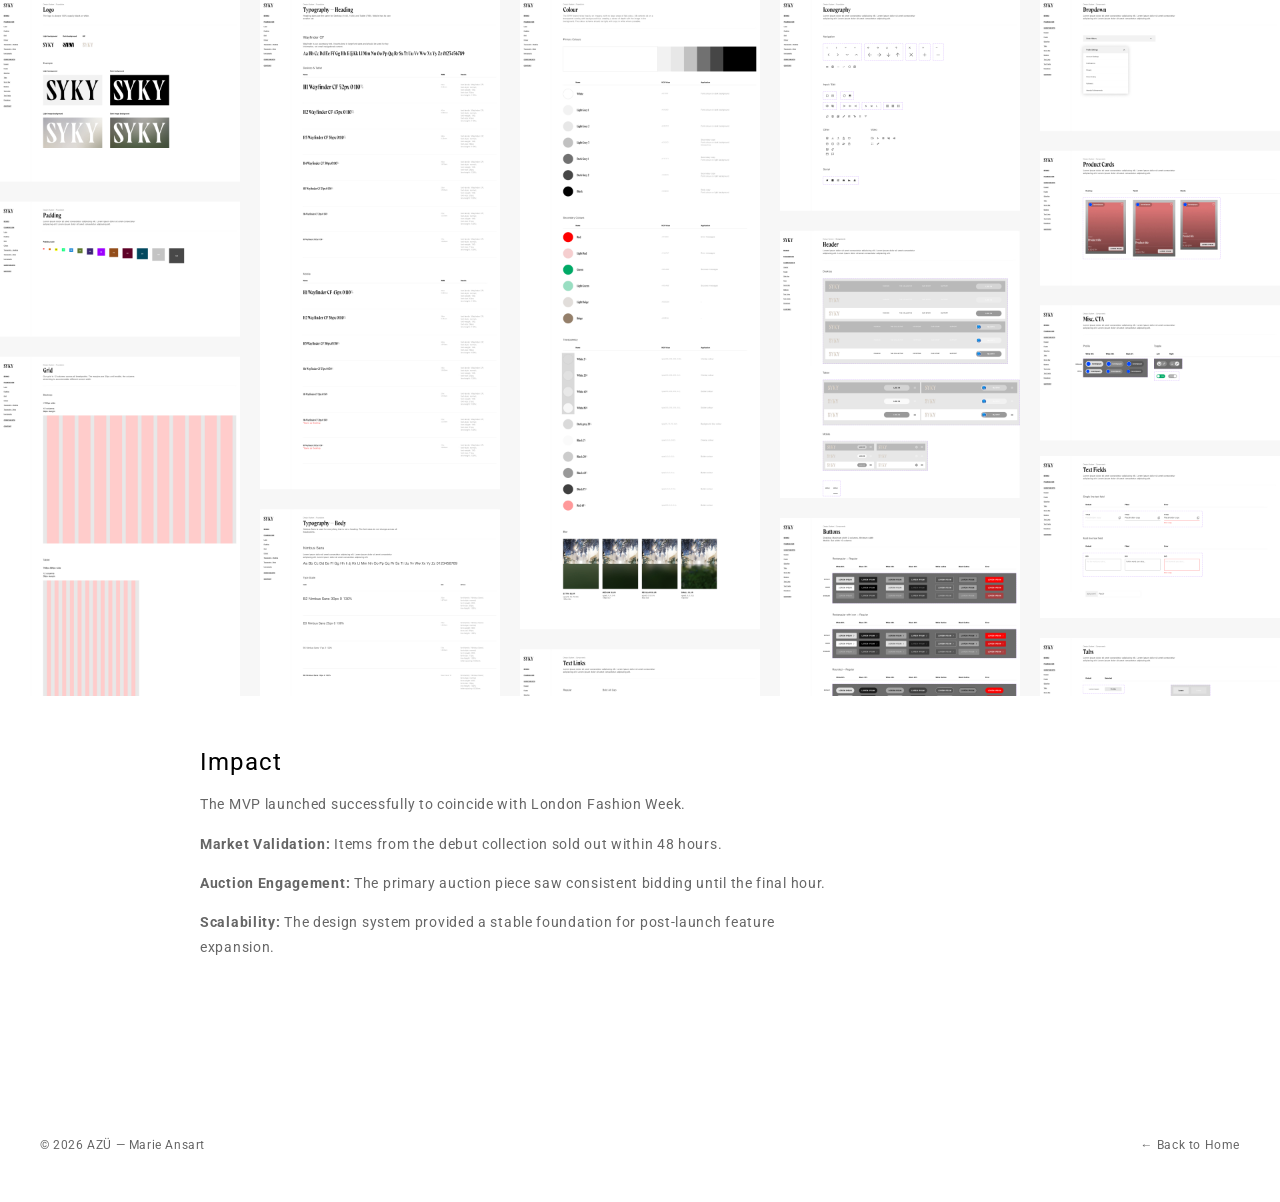
<file: syky.html>
<!DOCTYPE html>
<html lang="en" class="project-page">
<head>
  <meta charset="UTF-8">
  <meta name="viewport" content="width=device-width, initial-scale=1.0">
  <title>SYKY — AZÜ</title>
  <link rel="stylesheet" href="style.css">
</head>
<body class="project-page">

  <!-- Sticky Brand (always visible on project pages) -->
  <div class="sticky-brand is-visible">
    <a href="index.html" class="brand-link"><h1 class="brand">AZÜ</h1></a>
    <nav class="sticky-nav">
      <a href="index.html#projects">Works</a>
      <span class="nav-dot">&bull;</span>
      <a href="index.html#about">About</a>
    </nav>
  </div>

  <!-- Hero Video -->
  <section class="project-hero">
    <div class="parallax-text" aria-hidden="true">
      <div class="parallax-text-track">
        <span>SYKY&nbsp;&nbsp;&bull;&nbsp;&nbsp;SYKY&nbsp;&nbsp;&bull;&nbsp;&nbsp;</span><span>SYKY&nbsp;&nbsp;&bull;&nbsp;&nbsp;SYKY&nbsp;&nbsp;&bull;&nbsp;&nbsp;</span><span>SYKY&nbsp;&nbsp;&bull;&nbsp;&nbsp;SYKY&nbsp;&nbsp;&bull;&nbsp;&nbsp;</span><span>SYKY&nbsp;&nbsp;&bull;&nbsp;&nbsp;SYKY&nbsp;&nbsp;&bull;&nbsp;&nbsp;</span>
      </div>
    </div>
    <div class="project-hero-video">
      <video autoplay muted loop playsinline>
        <source src="vid/syky_00.mp4" type="video/mp4">
      </video>
    </div>
  </section>

  <script>
    (function() {
      const track = document.querySelector('.parallax-text-track');
      window.addEventListener('scroll', function() {
        const scrollY = window.scrollY;
        track.style.transform = 'translateX(' + (-scrollY * 0.5) + 'px)';
      });
    })();
  </script>

  <!-- Project Content -->
  <div class="project-content">

    <!-- Intro -->
    <section class="project-intro">
      <h1 class="project-title">SYKY</h1>
      <p class="body-large">MVP Launch for a Luxury Web3 Fashion Marketplace</p>
      <h3 class="project-tags">Responsive Web &nbsp;&bull;&nbsp; Web3 &nbsp;&bull;&nbsp; Fashion</h3>
    </section>

    <!-- Context -->
    <section class="project-section">
      <div class="project-block">
        <h3>Context</h3>
        <p>SYKY is a community-driven platform where digital fashion designers release limited-edition collections and collectors showcase NFT wardrobes. With London Fashion Week only three months away, the team required an MVP that supported discovery, high-value purchases, and community building.</p>
      </div>
    </section>

    <!-- Core Challenge -->
    <section class="project-section">
      <div class="project-block">
        <h3>Core Challenge</h3>
        <p>The goal was to design a premium, coherent marketplace experience for both creators and collectors within a compressed timeline. We had to balance the highly expressive needs of individual fashion houses with a stable, scalable engineering framework.</p>
      </div>
    </section>

    <!-- Strategic Approach -->
    <section class="project-section">
      <div class="project-block">
        <h3>Strategic Approach</h3>
        <p>We focused on the high-finish delivery of the core user journey: browsing exclusive drops, managing auctions, and curating personal galleries. This required distilling fragmented brand assets into a single, intentional visual system that could handle the complexity of Web3 onboarding without losing its luxury appeal.</p>
      </div>
    </section>

    <div class="project-image project-image--golden-path">
      <img src="img/syky_goldenpath.png" alt="SYKY golden path diagram">
    </div>

    <!-- 1. Systematic Customisation -->
    <section class="project-section">
      <div class="project-block">
        <h3 class="body-large">1. Systematic Customisation</h3>
        <h3>Balancing creative expression with platform consistency</h3>
        <p>Fashion designers required their drops to feel bespoke, yet engineering required a reusable framework.</p>
        <p><strong>Solution:</strong> We developed a layout strategy that used asset-driven differentiation. By creating a rigid grid structure but allowing for varied artwork scales, imagery formats, and motion treatments, each collection felt unique while the codebase remained stable.</p>
        <p>To reinforce the brand identity, we integrated the SYKY "corridor" motif as subtle, abstract motion backgrounds. This added depth and atmosphere to the UI without compromising legibility or site performance.</p>
      </div>
    </section>

    <div class="project-image project-image--half">
      <video autoplay muted loop playsinline>
        <source src="vid/syky_02.mp4" type="video/mp4">
      </video>
    </div>

    <!-- 2. Streamlining the Purchase Journey -->
    <section class="project-section">
      <div class="project-block">
        <h3 class="body-large">2. Streamlining the Purchase Journey</h3>
        <h3>Reducing friction in high-value transactions</h3>
        <p>Web3 complexity, specifically wallet setup, was a significant barrier. Any disruption in the flow led to immediate drop-off.</p>
        <p><strong>Solution:</strong> We designed an integrated purchase flow using MoonPay to support fiat payments directly within the interface. By containing the journey within the SYKY environment, we maintained a seamless, premium experience that removed the technical hurdles of traditional crypto onboarding.</p>
      </div>
    </section>

    <div class="project-image full-bleed">
      <img src="img/syky_03.jpg" alt="SYKY reducing barriers to purchase">
    </div>

    <!-- 3. Identity and Community -->
    <section class="project-section">
      <div class="project-block">
        <h3 class="body-large">3. Identity and Community</h3>
        <h3>Transforming a marketplace into a social gallery</h3>
        <p>For digital fashion, ownership is about visibility. Users needed a way to express their identity beyond a simple transaction history.</p>
        <p><strong>Solution:</strong> We designed member profiles as personal NFT galleries, allowing collectors to curate their wardrobes and follow other users. This positioned the platform as a social space for fashion enthusiasts, shifting the focus from one-off purchases to long-term community engagement.</p>
      </div>
    </section>

    <div class="project-image">
      <img src="img/syky_04.png" alt="SYKY community features">
    </div>

    <!-- 4. Design System Architecture -->
    <section class="project-section">
      <div class="project-block">
        <h3 class="body-large">4. Design System Architecture</h3>
        <h3>Establishing visual coherence under pressure</h3>
        <p>Fragmented work from external agencies and internal teams had led to growing visual inconsistency just weeks before launch.</p>
        <p><strong>Solution:</strong> We audited the existing design landscape to isolate a core visual language. We removed redundant styles and established a unified component system in Figma. This allowed the team to move at speed during the final sprint while ensuring every screen met the high-fidelity standards required for a London Fashion Week debut.</p>
      </div>
    </section>

    <div class="project-image full-bleed">
      <img src="img/syky_06.jpg" alt="SYKY design system">
    </div>

    <!-- Impact -->
    <section class="project-section">
      <div class="project-block">
        <h3 class="body-large">Impact</h3>
        <p>The MVP launched successfully to coincide with London Fashion Week.</p>
        <p><strong>Market Validation:</strong> Items from the debut collection sold out within 48 hours.</p>
        <p><strong>Auction Engagement:</strong> The primary auction piece saw consistent bidding until the final hour.</p>
        <p><strong>Scalability:</strong> The design system provided a stable foundation for post-launch feature expansion.</p>
      </div>
    </section>

  </div>

  <footer>
    <span>&copy; 2026 AZÜ — Marie Ansart</span>
    <a href="index.html">&larr; Back to Home</a>
  </footer>

  <script src="password-gate.js"></script>
</body>
</html>
</file>
<file: style.css>
@import url('https://fonts.googleapis.com/css2?family=Roboto:wght@400;500;700&display=swap');

*, *::before, *::after {
  margin: 0;
  padding: 0;
  box-sizing: border-box;
}

:root {
  --black: #111;
  --white: #fff;
  --gray: #666;
  --light-gray: #f5f5f5;
}

html {
  font-size: 16px;
  overflow-y: scroll;
}

html:not(.project-page) {
  scroll-behavior: smooth;
  scroll-snap-type: y mandatory;
}

body {
  font-family: 'Roboto', 'Helvetica Neue', Helvetica, Arial, sans-serif;
  background: var(--white);
  color: var(--black);
  line-height: 1.5;
  -webkit-font-smoothing: antialiased;
}

::selection {
  color: #fff;
  background: #2339FF;
}

a {
  color: inherit;
  text-decoration: none;
  transition: color 0.3s;
}

a:hover {
  color: #2339FF;
}

img {
  max-width: 100%;
  display: block;
}

/* ---- PAGE SECTIONS (snap) ---- */
.page-section {
  min-height: 100vh;
  scroll-snap-align: start;
}

/* ---- TYPOGRAPHY ---- */
h1 {
  font-family: Roboto;
  font-style: normal;
  font-weight: 700;
  font-size: 24px;
  line-height: 28px;
  letter-spacing: 0.2em;
  text-transform: uppercase;
}

h2 {
  font-family: Roboto;
  font-style: normal;
  font-weight: 500;
  font-size: 16px;
  line-height: 19px;
  letter-spacing: 0.05em;
}

h3 {
  font-family: Roboto;
  font-style: normal;
  font-weight: 500;
  font-size: 12px;
  line-height: 150%;
  letter-spacing: 0.2em;
  text-transform: uppercase;
}

h4 {
  font-family: Roboto;
  font-style: normal;
  font-weight: 700;
  font-size: 12px;
  line-height: 16px;
  letter-spacing: 0.2em;
  text-transform: uppercase;
  color: #444444;
  padding-top: 20px;
}

h5 {
  font-family: Roboto;
  font-style: normal;
  font-weight: 700;
  font-size: 96px;
  line-height: 150%;
  text-align: center;
  letter-spacing: 0.2em;
  text-transform: uppercase;
}

h6 {
  font-family: Roboto;
  font-style: normal;
  font-weight: 500;
  font-size: 20px;
  line-height: 150%;
  letter-spacing: 0.05em;
  color: #000000;
  max-width: 50vw;
  min-width: 320px;
  display: inline-block;
  margin: 0;
}

p {
  font-family: Roboto;
  font-style: normal;
  font-weight: 400;
  font-size: 14px;
  line-height: 150%;
  letter-spacing: 0.05em;
  color: #000000;
  max-width: 50vw;
  min-width: 320px;
}

label {
  font-family: Roboto;
  font-style: normal;
  font-weight: 400;
  font-size: 10px;
  line-height: 100%;
  letter-spacing: 0.1em;
  color: #444444;
  text-transform: uppercase;
}

/* ---- STICKY BRAND ---- */
.sticky-brand {
  position: fixed;
  top: 0;
  left: 0;
  right: 0;
  z-index: 100;
  padding: 1.5rem 2.5rem 24px;
  background: transparent;
  opacity: 0;
  pointer-events: none;
  transition: opacity 0.4s ease;
  display: flex;
  justify-content: space-between;
  align-items: baseline;
}

.sticky-brand.is-visible {
  opacity: 1;
  pointer-events: auto;
}

.sticky-brand-placeholder {
  display: none;
}

.sticky-brand .brand {
  font-size: 24px;
  font-weight: 700;
  letter-spacing: 0.2em;
  text-transform: uppercase;
  line-height: 28px;
}

.sticky-nav {
  display: flex;
  align-items: center;
  gap: 1.5rem;
}

.sticky-nav a {
  font-size: 12px;
  font-weight: 400;
  letter-spacing: 0.1em;
  text-transform: uppercase;
  text-decoration: none;
  color: inherit;
  line-height: 28px;
  transition: color 0.3s;
}

.sticky-nav .nav-dot {
  font-size: 12px;
  line-height: 28px;
  color: inherit;
  user-select: none;
}

.sticky-nav a:hover {
  color: #2339FF;
}

/* ---- COVER ---- */
.cover {
  min-height: 100vh;
  display: flex;
  flex-direction: column;
  justify-content: center;
  align-items: flex-start;
  text-align: left;
  padding: 6rem 2.5rem 80px;
  position: relative;
}

.cover-content {
  flex: 1;
  display: flex;
  flex-direction: column;
  justify-content: center;
  align-items: flex-start;
}

.cover .cover-brand {
  font-size: 24px;
  font-weight: 700;
  letter-spacing: 0.2em;
  text-transform: uppercase;
  line-height: 28px;
}

.cover .brand-line {
  width: 438px;
  max-width: 100%;
  min-width: 400px;
  height: 6px;
  background: var(--black);
  margin: 1.5rem 0;
}

.cover .name {
  font-size: 16px;
  font-weight: 500;
  letter-spacing: 0.05em;
  color: var(--gray);
}

.cover .role {
  font-size: 12px;
  font-weight: 500;
  letter-spacing: 0.2em;
  text-transform: uppercase;
  line-height: 150%;
  margin-top: 0.5rem;
  color: var(--gray);
}

.cover .collection {
  font-size: 0.75rem;
  letter-spacing: 0.3em;
  text-transform: uppercase;
  margin-top: 1.5rem;
  color: var(--gray);
  border-top: 2px solid var(--black);
  padding-top: 1.5rem;
  width: 438px;
  max-width: 100%;
  min-width: 400px;
}

/* ---- SECTION NAV (inside cover) ---- */
.section-nav {
  display: flex;
  flex-direction: column;
  gap: 0.75rem;
}

.section-nav ul {
  list-style: none;
}

.section-nav ul a {
  font-size: 0.875rem;
  letter-spacing: 0.05em;
}

/* ---- PROJECTS ---- */
.projects {
  padding: 0 2.5rem 80px;
  display: flex;
  flex-direction: column;
  justify-content: flex-end;
}

.project-list {
  display: flex;
  flex-direction: column;
  width: 600px;
  max-width: 100%;
}

.project-item {
  display: flex;
  align-items: center;
  padding: 24px 0;
  border-top: 1px solid var(--black);
}

.project-item:last-child {
  border-bottom: 1px solid var(--black);
}

.project-item .project-name {
  font-size: 24px;
  font-weight: 700;
  line-height: 28px;
  letter-spacing: 0.2em;
  text-transform: uppercase;
  margin: 0;
  display: block;
  color: inherit;
  text-decoration: none;
  transition: color 0.3s;
}

.project-item .project-name:hover {
  color: #2339FF;
}

.project-subtitle {
  margin-top: 0.25rem;
  color: var(--gray);
}

/* ---- ABOUT ---- */
.about {
  padding: 0 2.5rem 80px;
  display: flex;
  flex-direction: column;
  justify-content: flex-end;
}

.about-content {
  width: 600px;
  max-width: 100%;
}

.about .greeting {
  font-size: 24px;
  font-weight: 700;
  line-height: 28px;
  letter-spacing: 0.2em;
  text-transform: uppercase;
  margin-bottom: 1.5rem;
}

.about .bio {
  font-size: 14px;
  line-height: 1.8;
  color: var(--gray);
  margin-bottom: 1rem;
}

.about .about-links {
  margin-top: 1.5rem;
}


/* ---- FOOTER ---- */
footer {
  padding: 3rem 2.5rem;
  display: flex;
  justify-content: space-between;
  align-items: center;
  font-size: 0.75rem;
  color: var(--gray);
  letter-spacing: 0.05em;
}

/* ---- PROJECT PAGE ---- */
.project-page {
  scroll-snap-type: none;
}

.brand-link {
  text-decoration: none;
  color: inherit;
}

.project-hero {
  height: 100vh;
  display: flex;
  align-items: center;
  justify-content: center;
  padding: 2.5rem;
  position: relative;
  overflow: hidden;
}


.parallax-text {
  position: absolute;
  top: 50%;
  left: 0;
  transform: translateY(-50%);
  width: 100%;
  pointer-events: none;
  z-index: 0;
  white-space: nowrap;
}

.parallax-text-track {
  display: inline-flex;
  will-change: transform;
}

.parallax-text-track span {
  font-family: Roboto, sans-serif;
  font-weight: 700;
  font-size: 96px;
  line-height: 150%;
  letter-spacing: 0.2em;
  text-transform: uppercase;
  color: #000000;
}

.project-hero-video {
  width: 100%;
  max-width: 960px;
  position: relative;
  z-index: 1;
}

.project-hero-video::after {
  content: '';
  position: absolute;
  inset: 0;
  border-radius: 4px;
  box-shadow: 0 32px 100px rgba(0, 0, 0, 0.15);
  pointer-events: none;
}

.project-hero-video video,
.project-hero-video img {
  width: 100%;
  display: block;
  border-radius: 4px;
}

.project-hero-video--mobile {
  max-width: 300px;
}

.project-hero-video--mobile::after {
  box-shadow: none;
}

.project-content {
  max-width: 960px;
  margin: 0 auto;
  padding: 0 2.5rem 4rem;
}

.project-intro {
  margin-bottom: 4rem;
}

.project-intro .project-title {
  font-size: 24px;
  font-weight: 700;
  letter-spacing: 0.2em;
  text-transform: uppercase;
  line-height: 28px;
  margin-bottom: 1rem;
}

.project-intro p {
  margin-bottom: 1.5rem;
}

.project-tags {
  color: var(--gray);
}

.project-section {
  margin-bottom: 4rem;
}

.project-image {
  margin: 3rem 0;
}

.project-image img,
.project-image video {
  width: 100%;
  border-radius: 4px;
}

.project-image.full-bleed {
  width: 100vw;
  margin-left: calc(-50vw + 50%);
  border-radius: 0;
}

.project-image.full-bleed img,
.project-image.full-bleed video {
  width: 100%;
  border-radius: 0;
}

.project-image--half {
  max-width: 50%;
  margin-left: auto;
  margin-right: auto;
}

.project-image--golden-path {
  max-width: 600px;
  margin-left: auto;
  margin-right: auto;
}

.project-media {
  margin: 3rem 0;
}

.project-media video {
  width: 100%;
  border-radius: 4px;
}

.project-media.full-bleed {
  width: 100vw;
  margin-left: calc(-50vw + 50%);
}

.project-media.full-bleed video {
  width: 100%;
  border-radius: 0;
}

.project-media--341 {
  max-width: 341px;
  margin-left: auto;
  margin-right: auto;
}

.project-media--341 video {
  width: 100%;
}

.project-block {
  max-width: 800px;
  margin-bottom: 2.5rem;
}

.body-large {
  color: #000;
  font-family: Roboto;
  font-size: 24px;
  font-style: normal;
  font-weight: 400;
  line-height: 150%;
  letter-spacing: 1.2px;
  text-transform: none;
}

.project-block h3 {
  margin-bottom: 0.75rem;
}

.project-block p {
  color: var(--gray);
  line-height: 1.8;
  margin-bottom: 1em;
}

.project-block p:last-child {
  margin-bottom: 0;
}

@media (max-width: 768px) {
  .project-hero {
    padding: 1.5rem;
  }

  .project-content {
    padding: 0 1.5rem 3rem;
  }

  .project-hero-video--mobile video {
    max-height: 70vh;
    object-fit: contain;
  }

  .project-image video {
    max-height: 70vh;
    object-fit: contain;
  }
}

/* ---- WORKS PAGE ---- */
.works-header {
  padding: 8rem 2.5rem 3rem;
}

.works-header h1 {
  font-size: clamp(2.5rem, 6vw, 5rem);
  font-weight: 700;
  letter-spacing: 0.05em;
  text-transform: uppercase;
}

.works-header .subtitle {
  font-size: 1rem;
  color: var(--gray);
  margin-top: 0.5rem;
}

.work-detail {
  padding: 2rem 2.5rem 6rem;
}

.work-meta {
  display: grid;
  grid-template-columns: repeat(auto-fit, minmax(160px, 1fr));
  gap: 2rem;
  margin-bottom: 3rem;
  padding-bottom: 2rem;
  border-bottom: 1px solid #e0e0e0;
}

.work-meta dt {
  font-size: 0.7rem;
  letter-spacing: 0.2em;
  text-transform: uppercase;
  color: var(--gray);
  margin-bottom: 0.25rem;
}

.work-meta dd {
  font-size: 1rem;
  font-weight: 500;
}

.work-description {
  max-width: 720px;
  font-size: 1.125rem;
  line-height: 1.8;
  color: var(--gray);
  margin-bottom: 3rem;
}

.work-gallery {
  display: grid;
  grid-template-columns: 1fr;
  gap: 1.5rem;
}

.work-gallery .placeholder-img {
  width: 100%;
  aspect-ratio: 16/9;
  background: var(--light-gray);
  border-radius: 4px;
}

/* ---- RESPONSIVE ---- */
@media (max-width: 768px) {
  .sticky-brand {
    padding: 1rem 1.5rem;
  }

  .cover {
    padding: 5rem 1.5rem 80px;
  }

  .projects {
    padding: 0 1.5rem 80px;
  }

  .about {
    padding: 0 1.5rem 80px;
  }

  p,
  h6 {
    max-width: 100%;
    min-width: 0;
  }

  .works-header {
    padding: 6rem 1.5rem 2rem;
  }

  .work-detail {
    padding: 2rem 1.5rem 4rem;
  }

  footer {
    padding: 2rem 1.5rem;
    flex-direction: column;
    gap: 0.5rem;
    text-align: center;
  }
}

@media (max-width: 480px) {
  .project-item .project-name {
    font-size: 20px;
  }

  p,
  h6 {
    min-width: 0;
    max-width: 100%;
  }

  .cover {
    padding: 5rem 24px 80px;
  }

  .cover .collection {
    width: 100%;
    min-width: 0;
  }

  .cover .brand-line {
    width: 100%;
    min-width: 0;
  }

  .parallax-text-track span {
    font-size: 48px;
  }
}
</file>
